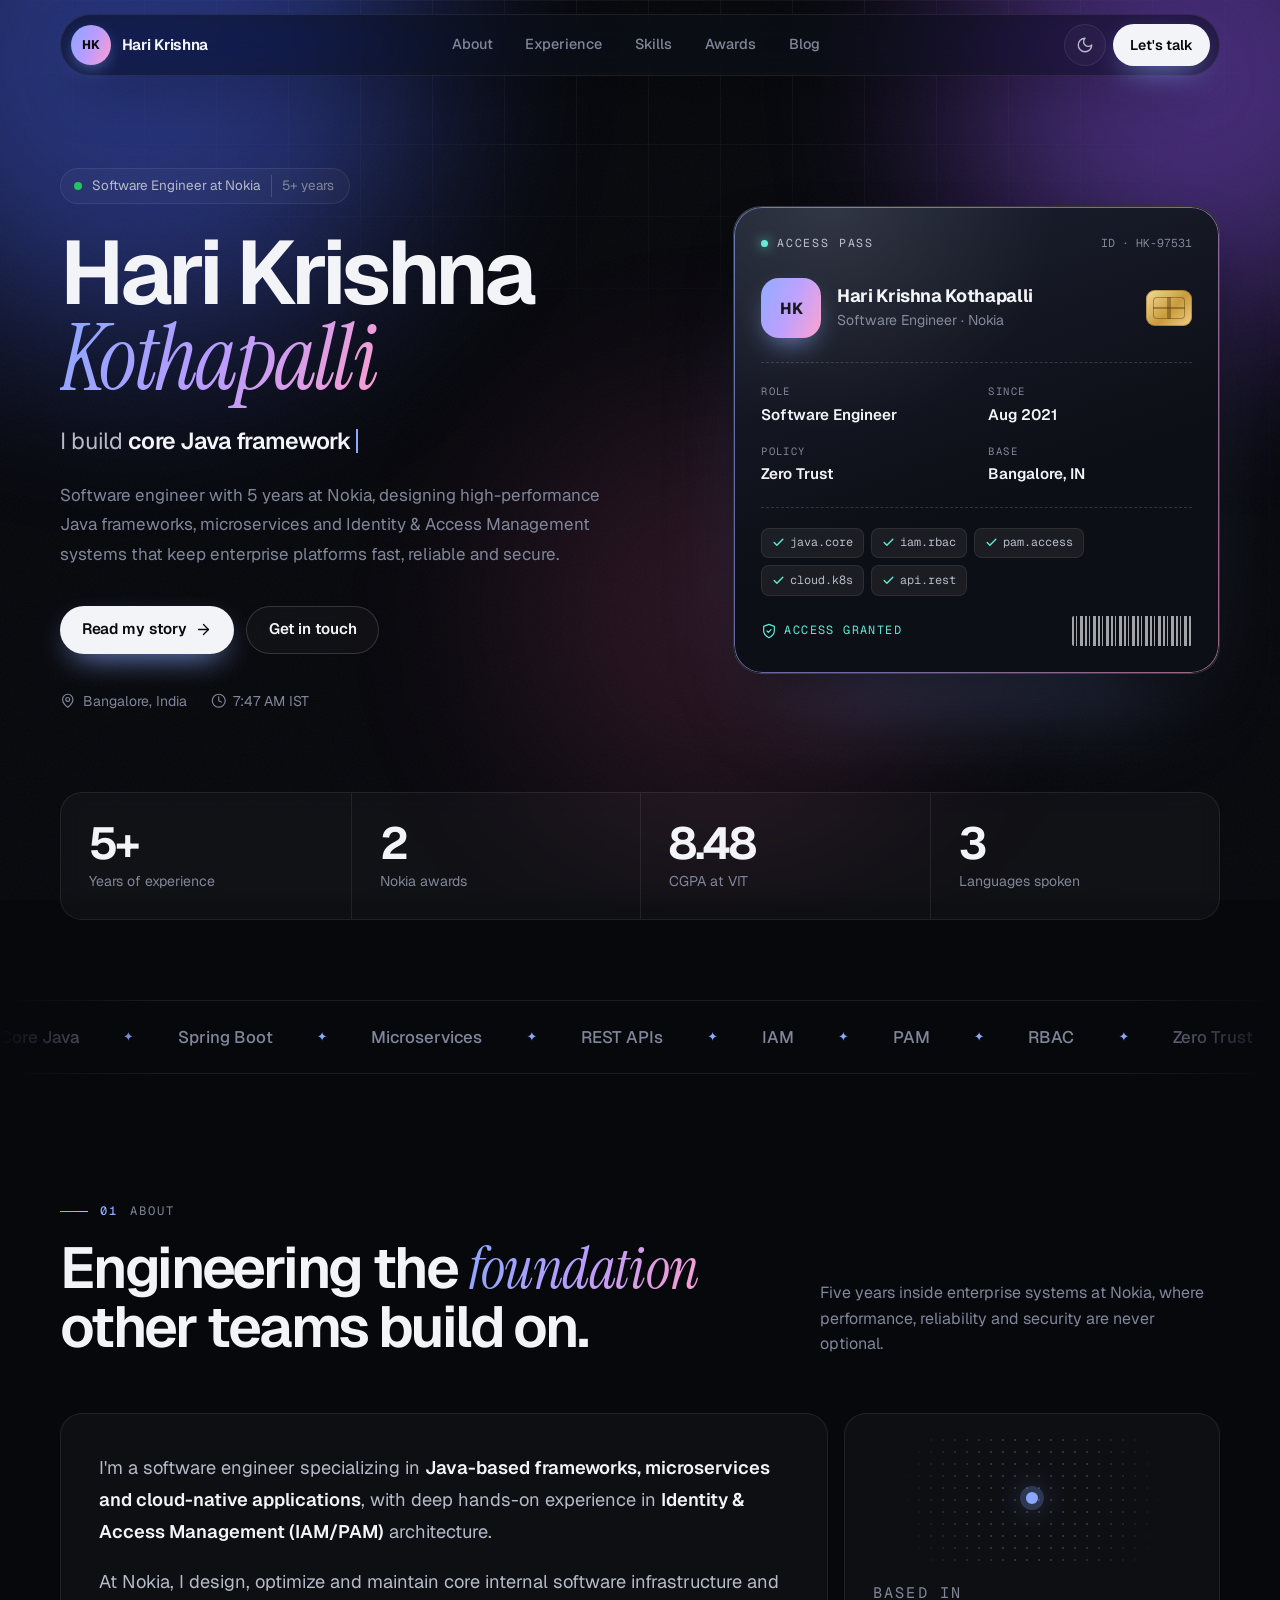
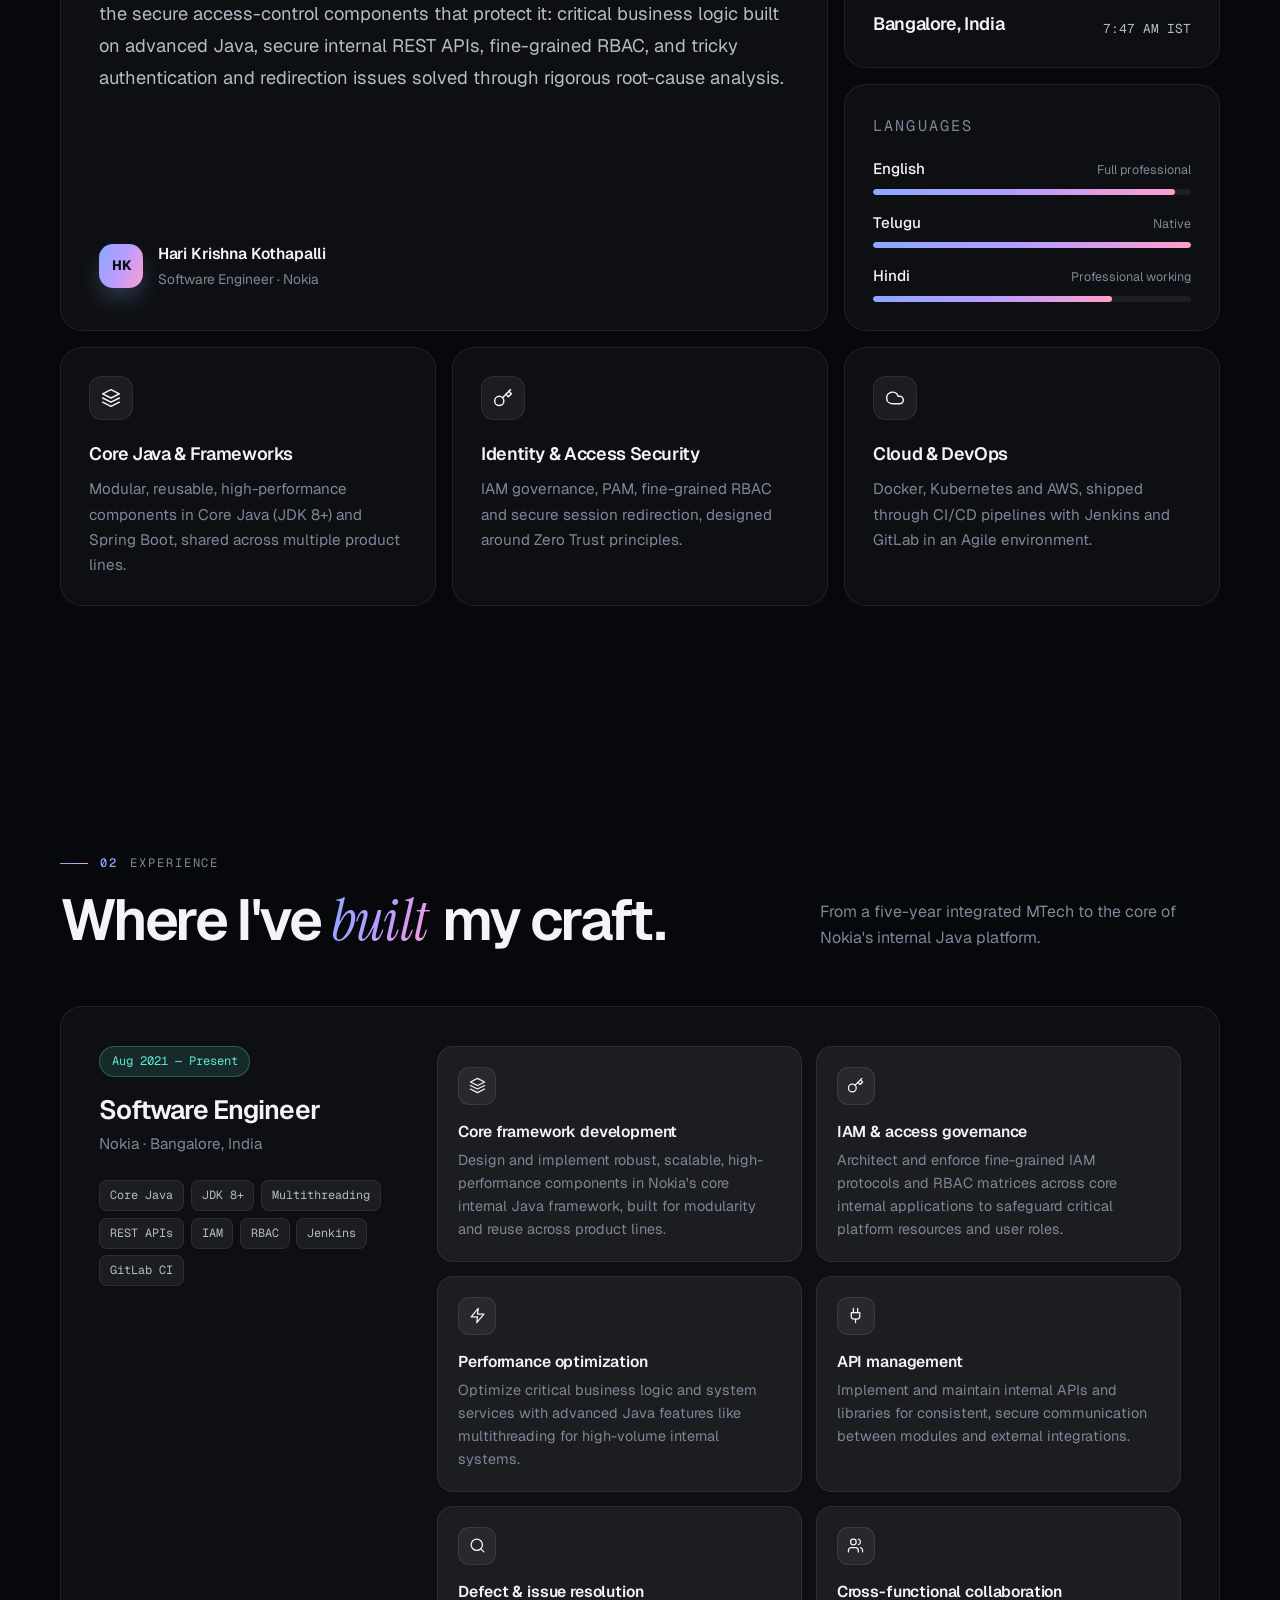
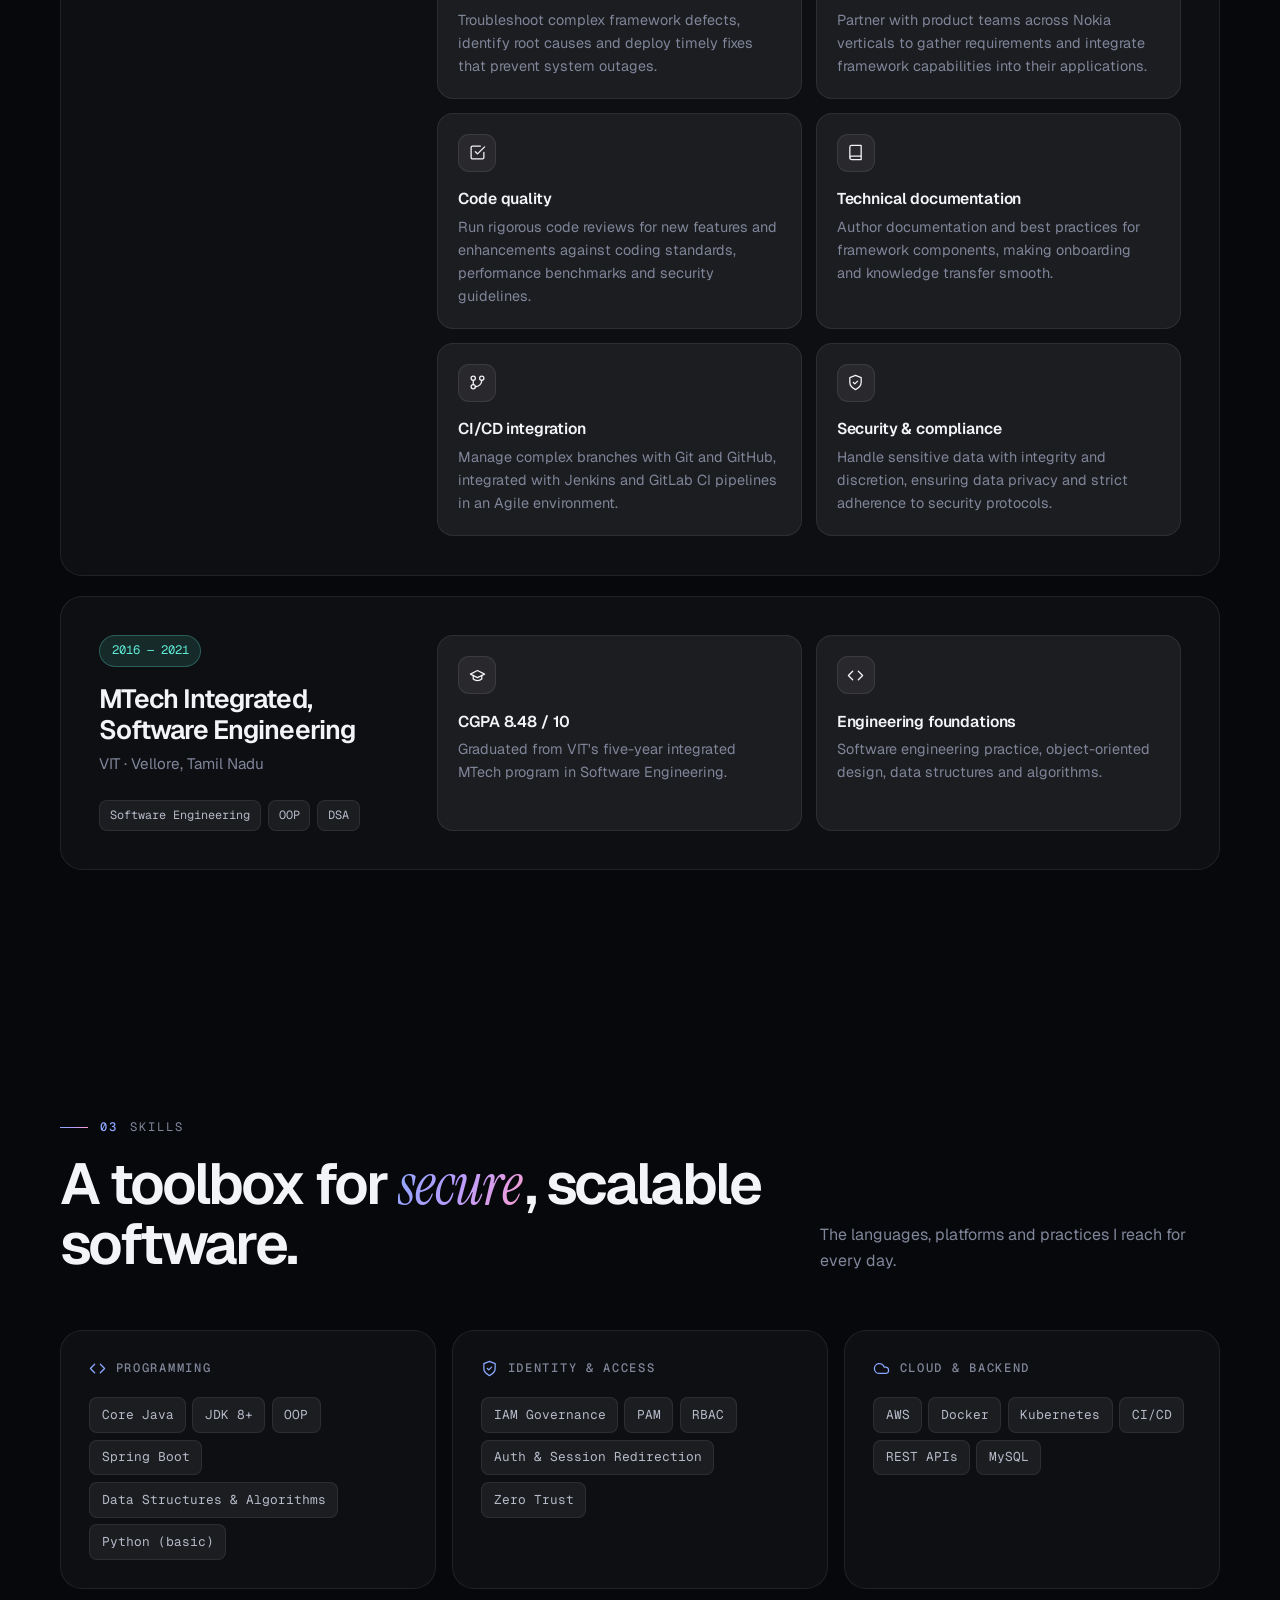
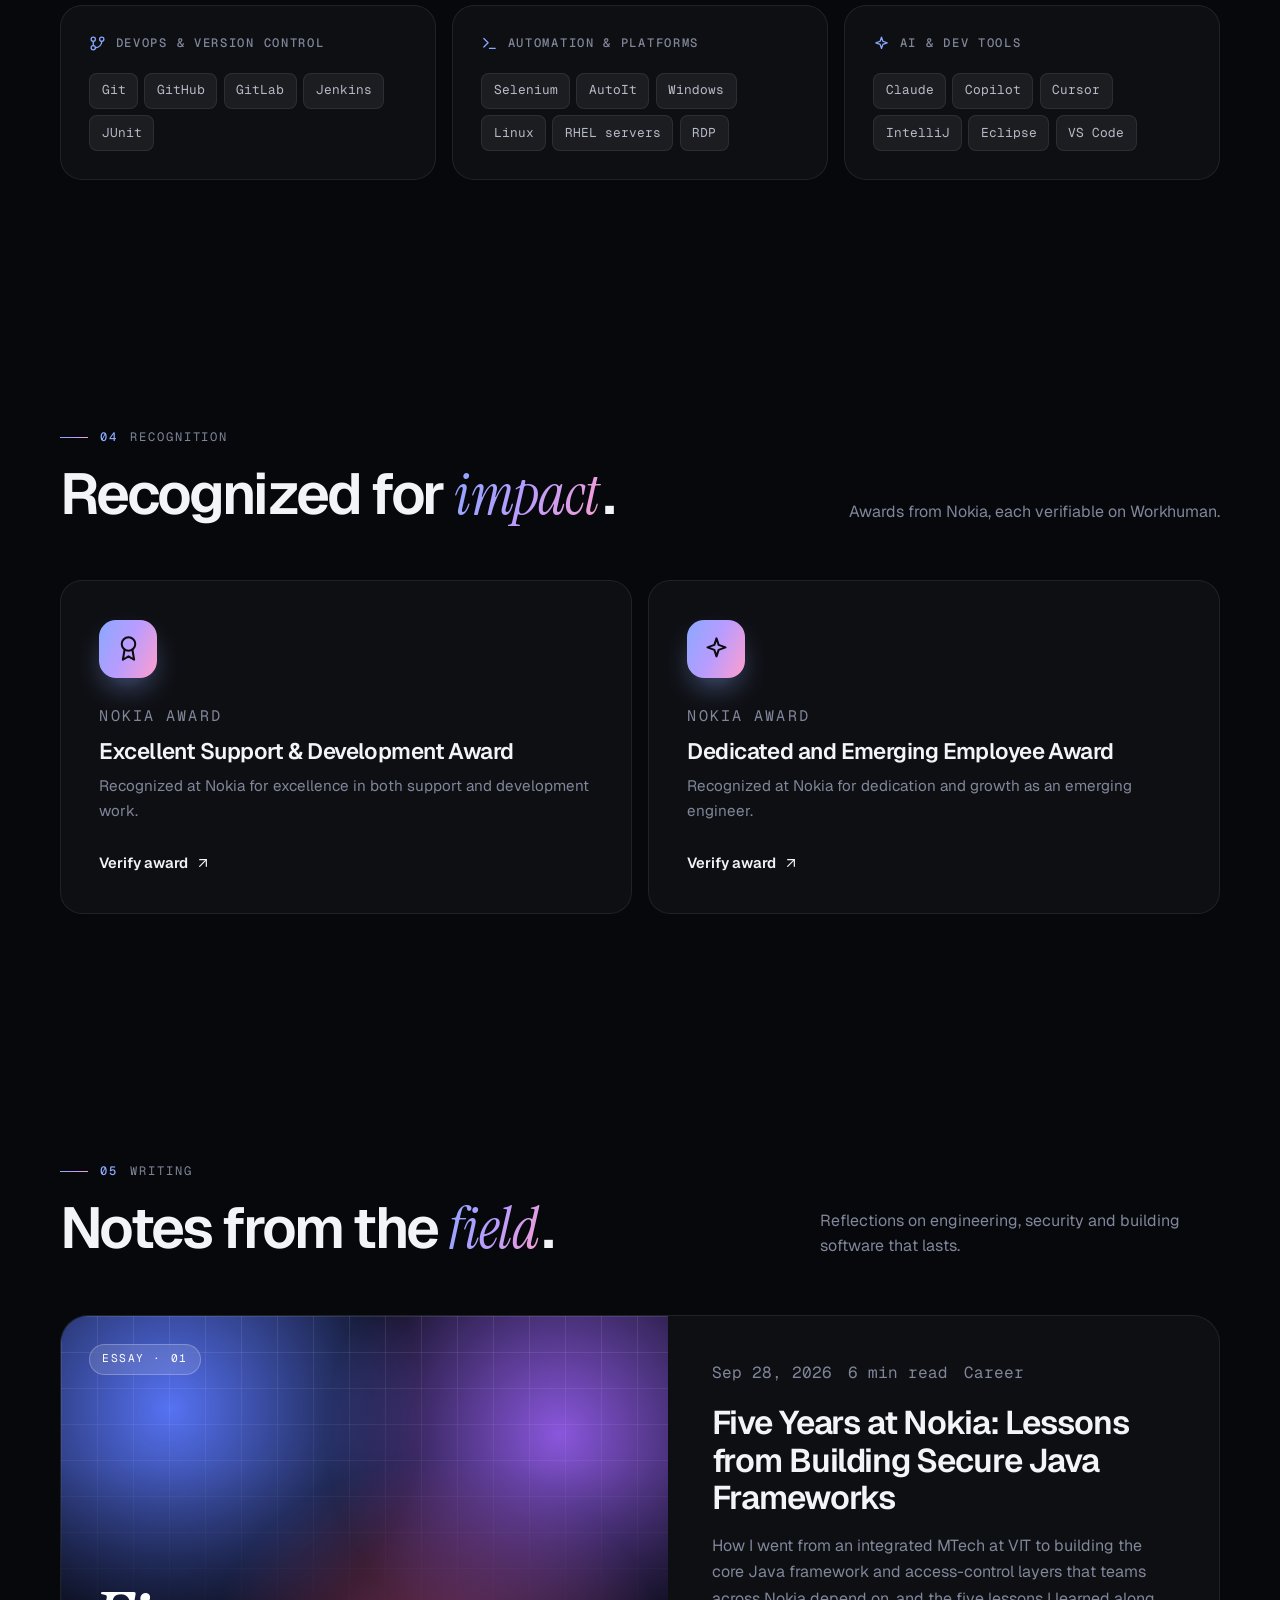
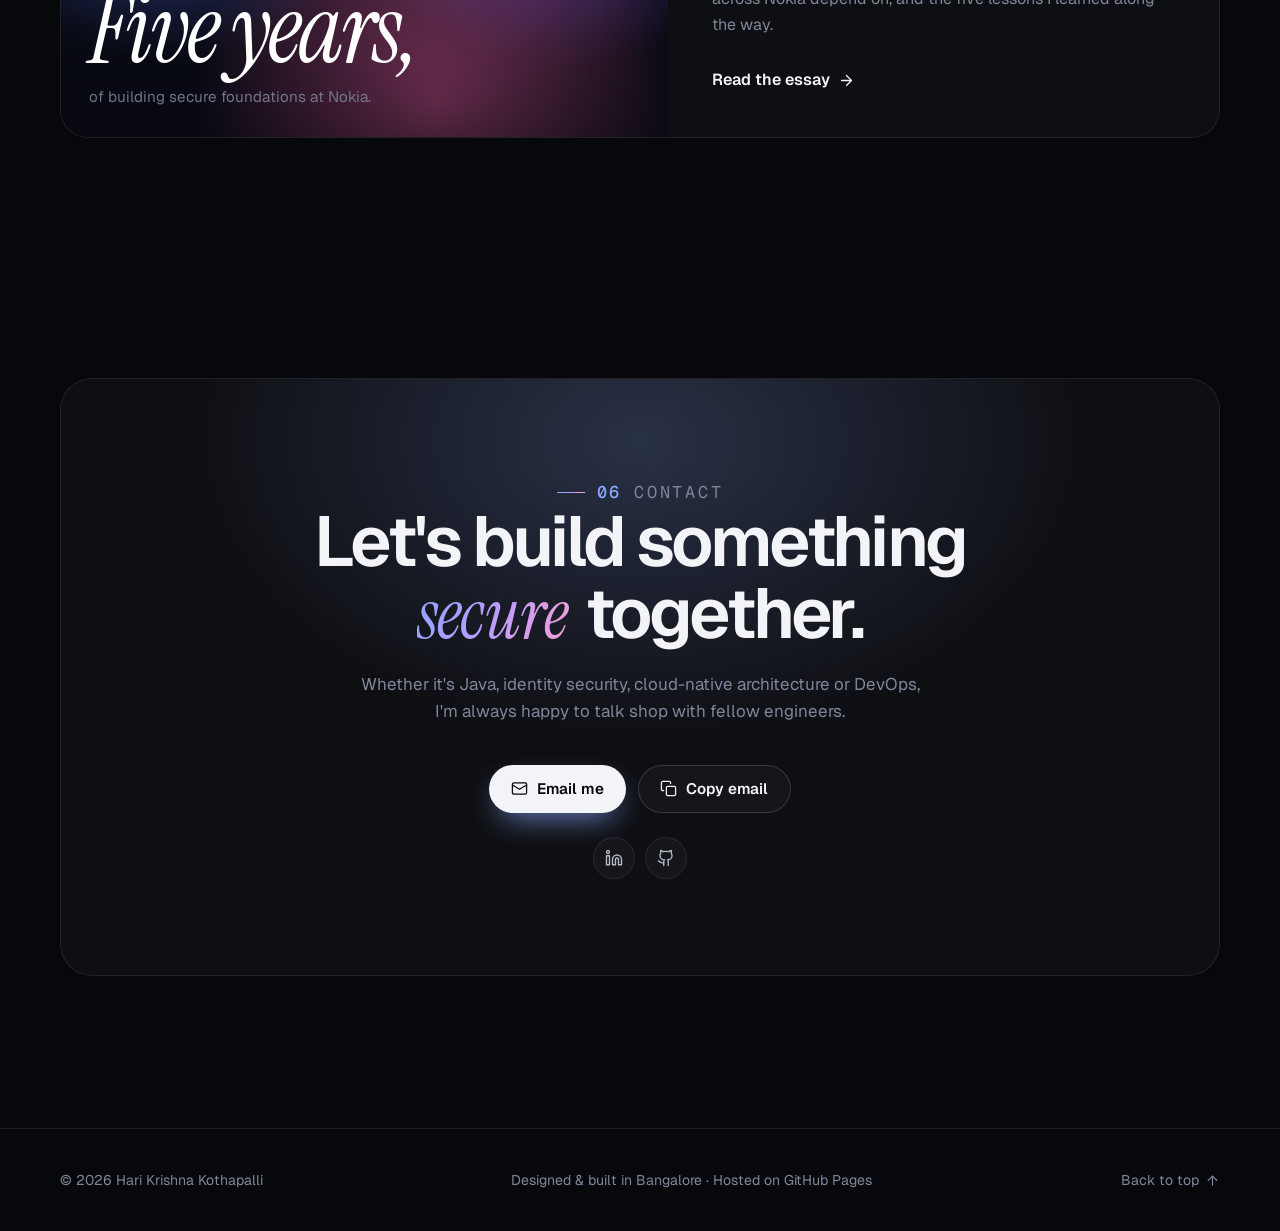
<file: index.html>
<!DOCTYPE html>
<html lang="en" data-theme="dark">
<head>
  <meta charset="UTF-8">
  <meta name="viewport" content="width=device-width, initial-scale=1.0">
  <title>Hari Krishna Kothapalli · Software Engineer</title>
  <meta name="description" content="Hari Krishna Kothapalli is a Software Engineer at Nokia building secure, scalable Java frameworks, microservices and Identity & Access Management (IAM/PAM) systems.">
  <meta name="author" content="Hari Krishna Kothapalli">
  <meta name="theme-color" content="#07080c">
  <link rel="canonical" href="https://hari-256.github.io/">
  <meta property="og:type" content="website">
  <meta property="og:url" content="https://hari-256.github.io/">
  <meta property="og:title" content="Hari Krishna Kothapalli · Software Engineer">
  <meta property="og:description" content="Software Engineer at Nokia building secure, scalable Java systems: core frameworks, microservices and Identity & Access Management.">
  <meta name="twitter:card" content="summary">
  <link rel="icon" href="data:image/svg+xml,%3Csvg xmlns='http://www.w3.org/2000/svg' viewBox='0 0 64 64'%3E%3Cdefs%3E%3ClinearGradient id='g' x1='0' y1='0' x2='1' y2='1'%3E%3Cstop offset='0' stop-color='%238aa8ff'/%3E%3Cstop offset='.5' stop-color='%23b89cff'/%3E%3Cstop offset='1' stop-color='%23ff9ecd'/%3E%3C/linearGradient%3E%3C/defs%3E%3Crect width='64' height='64' rx='32' fill='url(%23g)'/%3E%3Ctext x='32' y='41' font-family='Arial,sans-serif' font-size='24' font-weight='700' text-anchor='middle' fill='%230b0c10'%3EHK%3C/text%3E%3C/svg%3E">
  <script>
    (function () {
      var d = document.documentElement;
      d.classList.add('js');
      try { d.dataset.theme = localStorage.getItem('theme') || 'dark'; } catch (e) {}
      setTimeout(function () { if (!window.__siteReady) d.classList.remove('js'); }, 3000);
    })();
  </script>
  <link rel="preconnect" href="https://fonts.googleapis.com">
  <link rel="preconnect" href="https://fonts.gstatic.com" crossorigin>
  <link href="https://fonts.googleapis.com/css2?family=Geist:wght@300..800&family=Geist+Mono:wght@400;500&family=Instrument+Serif:ital@0;1&display=swap" rel="stylesheet">
  <link rel="stylesheet" href="style.css">
  <script type="application/ld+json">
    {"@context": "https://schema.org", "@type": "Person", "name": "Hari Krishna Kothapalli", "jobTitle": "Software Engineer", "worksFor": {"@type": "Organization", "name": "Nokia"}, "alumniOf": {"@type": "CollegeOrUniversity", "name": "VIT Vellore"}, "address": {"@type": "PostalAddress", "addressLocality": "Bangalore", "addressCountry": "IN"}, "url": "https://hari-256.github.io/", "sameAs": ["https://www.linkedin.com/in/hari-krishna-kothapalli-96623919b/", "https://github.com/Hari-256"]}
  </script>
</head>
<body>
  <a class="skip" href="#main">Skip to content</a>

  <svg class="sprite" aria-hidden="true">
    <symbol id="i-arrow" viewBox="0 0 24 24"><path d="M5 12h14"/><path d="m12 5 7 7-7 7"/></symbol>
    <symbol id="i-out" viewBox="0 0 24 24"><path d="M7 17 17 7"/><path d="M7 7h10v10"/></symbol>
    <symbol id="i-up" viewBox="0 0 24 24"><path d="m5 12 7-7 7 7"/><path d="M12 19V5"/></symbol>
    <symbol id="i-sun" viewBox="0 0 24 24"><circle cx="12" cy="12" r="4"/><path d="M12 2v2M12 20v2M4.93 4.93l1.41 1.41M17.66 17.66l1.41 1.41M2 12h2M20 12h2M6.34 17.66l-1.41 1.41M19.07 4.93l-1.41 1.41"/></symbol>
    <symbol id="i-moon" viewBox="0 0 24 24"><path d="M12 3a6 6 0 0 0 9 9 9 9 0 1 1-9-9Z"/></symbol>
    <symbol id="i-menu" viewBox="0 0 24 24"><path d="M4 7h16M4 12h16M4 17h16"/></symbol>
    <symbol id="i-x" viewBox="0 0 24 24"><path d="M18 6 6 18M6 6l12 12"/></symbol>
    <symbol id="i-mail" viewBox="0 0 24 24"><rect x="2" y="4" width="20" height="16" rx="2"/><path d="m22 7-10 6L2 7"/></symbol>
    <symbol id="i-copy" viewBox="0 0 24 24"><rect x="9" y="9" width="13" height="13" rx="2"/><path d="M5 15H4a2 2 0 0 1-2-2V4a2 2 0 0 1 2-2h9a2 2 0 0 1 2 2v1"/></symbol>
    <symbol id="i-linkedin" viewBox="0 0 24 24"><path d="M16 8a6 6 0 0 1 6 6v7h-4v-7a2 2 0 0 0-4 0v7h-4v-7a6 6 0 0 1 6-6z"/><rect x="2" y="9" width="4" height="12"/><circle cx="4" cy="4" r="2"/></symbol>
    <symbol id="i-github" viewBox="0 0 24 24"><path d="M15 22v-4a4.8 4.8 0 0 0-1-3.5c3 0 6-2 6-5.5.08-1.25-.27-2.48-1-3.5.28-1.15.28-2.35 0-3.5 0 0-1 0-3 1.5-2.64-.5-5.36-.5-8 0C6 2 5 2 5 2c-.3 1.15-.3 2.35 0 3.5A5.4 5.4 0 0 0 4 9c0 3.5 3 5.5 6 5.5-.39.49-.68 1.05-.85 1.65S8.93 17.38 9 18v4"/><path d="M9 18c-4.51 2-5-2-7-2"/></symbol>
    <symbol id="i-pin" viewBox="0 0 24 24"><path d="M20 10c0 6-8 12-8 12s-8-6-8-12a8 8 0 0 1 16 0Z"/><circle cx="12" cy="10" r="3"/></symbol>
    <symbol id="i-clock" viewBox="0 0 24 24"><circle cx="12" cy="12" r="10"/><path d="M12 6v6l4 2"/></symbol>
    <symbol id="i-check" viewBox="0 0 24 24"><path d="M20 6 9 17l-5-5"/></symbol>
    <symbol id="i-shield" viewBox="0 0 24 24"><path d="M12 22s8-4 8-10V5l-8-3-8 3v7c0 6 8 10 8 10z"/><path d="m9 12 2 2 4-4"/></symbol>
    <symbol id="i-layers" viewBox="0 0 24 24"><path d="m12 2 10 5-10 5L2 7l10-5z"/><path d="m2 17 10 5 10-5"/><path d="m2 12 10 5 10-5"/></symbol>
    <symbol id="i-key" viewBox="0 0 24 24"><circle cx="7.5" cy="15.5" r="5.5"/><path d="m21 2-9.6 9.6"/><path d="m15.5 7.5 3 3L22 7l-3-3"/></symbol>
    <symbol id="i-cloud" viewBox="0 0 24 24"><path d="M17.5 19H9a7 7 0 1 1 6.71-9h1.79a4.5 4.5 0 1 1 0 9Z"/></symbol>
    <symbol id="i-zap" viewBox="0 0 24 24"><path d="M13 2 3 14h9l-1 8 10-12h-9l1-8z"/></symbol>
    <symbol id="i-plug" viewBox="0 0 24 24"><path d="M12 22v-5"/><path d="M9 8V2"/><path d="M15 8V2"/><path d="M18 8v5a4 4 0 0 1-4 4h-4a4 4 0 0 1-4-4V8Z"/></symbol>
    <symbol id="i-search" viewBox="0 0 24 24"><circle cx="11" cy="11" r="8"/><path d="m21 21-4.3-4.3"/></symbol>
    <symbol id="i-users" viewBox="0 0 24 24"><path d="M16 21v-2a4 4 0 0 0-4-4H6a4 4 0 0 0-4 4v2"/><circle cx="9" cy="7" r="4"/><path d="M22 21v-2a4 4 0 0 0-3-3.87"/><path d="M16 3.13a4 4 0 0 1 0 7.75"/></symbol>
    <symbol id="i-review" viewBox="0 0 24 24"><path d="m9 11 3 3L22 4"/><path d="M21 12v7a2 2 0 0 1-2 2H5a2 2 0 0 1-2-2V5a2 2 0 0 1 2-2h11"/></symbol>
    <symbol id="i-book" viewBox="0 0 24 24"><path d="M4 19.5A2.5 2.5 0 0 1 6.5 17H20V2H6.5A2.5 2.5 0 0 0 4 4.5z"/><path d="M4 19.5A2.5 2.5 0 0 0 6.5 22H20v-5"/></symbol>
    <symbol id="i-branch" viewBox="0 0 24 24"><circle cx="6" cy="6" r="3"/><circle cx="6" cy="18" r="3"/><circle cx="18" cy="6" r="3"/><path d="M6 9v6"/><path d="M18 9a9 9 0 0 1-9 9"/></symbol>
    <symbol id="i-code" viewBox="0 0 24 24"><path d="m16 18 6-6-6-6"/><path d="m8 6-6 6 6 6"/></symbol>
    <symbol id="i-terminal" viewBox="0 0 24 24"><path d="m4 17 6-6-6-6"/><path d="M12 19h8"/></symbol>
    <symbol id="i-sparkle" viewBox="0 0 24 24"><path d="M12 3l1.9 5.8L20 11l-6.1 2.2L12 19l-1.9-5.8L4 11l6.1-2.2z"/></symbol>
    <symbol id="i-award" viewBox="0 0 24 24"><circle cx="12" cy="8" r="6"/><path d="M15.48 12.89 17 22l-5-3-5 3 1.52-9.11"/></symbol>
    <symbol id="i-cap" viewBox="0 0 24 24"><path d="M22 10 12 5 2 10l10 5 10-5z"/><path d="M6 12v5c3 3 9 3 12 0v-5"/></symbol>
  </svg>

  <div class="bg" aria-hidden="true">
    <div class="bg-grid"></div>
    <div class="blob blob-1"></div>
    <div class="blob blob-2"></div>
    <div class="blob blob-3"></div>
    <div class="noise"></div>
  </div>
  <div class="progress" aria-hidden="true"></div>

  <header class="nav">
    <div class="nav-inner">
      <a href="#top" class="logo" aria-label="Hari Krishna Kothapalli, back to top"><span class="logo-mark">HK</span><span class="logo-name">Hari Krishna</span></a>
      <nav aria-label="Primary">
        <ul class="nav-links" data-spy>
          <li><a href="#about">About</a></li>
          <li><a href="#experience">Experience</a></li>
          <li><a href="#skills">Skills</a></li>
          <li><a href="#awards">Awards</a></li>
          <li><a href="blog.html">Blog</a></li>
        </ul>
      </nav>
      <div class="nav-actions">
        <button class="icon-btn theme-toggle" type="button" data-theme-toggle aria-label="Toggle light and dark theme"><svg class="i moon"><use href="#i-moon"/></svg><svg class="i sun"><use href="#i-sun"/></svg></button>
        <a href="#contact" class="btn btn-primary btn-sm nav-cta">Let's talk</a>
        <button class="icon-btn menu-btn" type="button" data-menu aria-label="Toggle menu" aria-expanded="false"><svg class="i open-i"><use href="#i-menu"/></svg><svg class="i close-i"><use href="#i-x"/></svg></button>
      </div>
    </div>
  </header>

  <main id="main">
    <section class="hero" id="top">
      <div class="container">
        <div class="hero-grid">
          <div class="hero-copy">
            <a href="#experience" class="badge" data-reveal><span class="pulse"></span>Software Engineer at Nokia<span class="badge-dim">5+ years</span></a>
            <h1 class="hero-title" data-reveal style="--d: 0.08s"><span class="line">Hari Krishna</span><span class="line"><span class="serif grad-text">Kothapalli</span></span></h1>
            <p class="hero-sub" data-reveal style="--d: 0.16s">I build <span class="rotator" data-rotate='["core Java frameworks", "IAM &amp; RBAC layers", "cloud-native microservices", "secure REST APIs"]'>core Java frameworks</span></p>
            <p class="hero-lead" data-reveal style="--d: 0.24s">Software engineer with 5 years at Nokia, designing high-performance Java frameworks, microservices and Identity &amp; Access Management systems that keep enterprise platforms fast, reliable and secure.</p>
            <div class="hero-cta" data-reveal style="--d: 0.32s">
              <a href="blog.html" class="btn btn-primary">Read my story <svg class="i"><use href="#i-arrow"/></svg></a>
              <a href="#contact" class="btn btn-ghost">Get in touch</a>
            </div>
            <div class="hero-meta" data-reveal style="--d: 0.4s">
              <span><svg class="i"><use href="#i-pin"/></svg>Bangalore, India</span>
              <span><svg class="i"><use href="#i-clock"/></svg><span data-clock>IST</span></span>
            </div>
          </div>

          <div class="pass-wrap" data-reveal style="--d: 0.2s">
            <div class="pass" data-tilt>
              <div class="pass-sheen"></div>
              <div class="pass-top">
                <span class="chip-label"><span class="led"></span>ACCESS PASS</span>
                <span class="pass-serial">ID · HK-97531</span>
              </div>
              <div class="pass-id">
                <div class="avatar">HK</div>
                <div><strong>Hari Krishna Kothapalli</strong><span>Software Engineer · Nokia</span></div>
                <div class="smartchip" aria-hidden="true"></div>
              </div>
              <dl class="pass-rows">
                <div><dt>Role</dt><dd>Software Engineer</dd></div>
                <div><dt>Since</dt><dd>Aug 2021</dd></div>
                <div><dt>Policy</dt><dd>Zero Trust</dd></div>
                <div><dt>Base</dt><dd>Bangalore, IN</dd></div>
              </dl>
              <div class="pass-perms">
                <span class="perm"><svg class="i"><use href="#i-check"/></svg>java.core</span>
                <span class="perm"><svg class="i"><use href="#i-check"/></svg>iam.rbac</span>
                <span class="perm"><svg class="i"><use href="#i-check"/></svg>pam.access</span>
                <span class="perm"><svg class="i"><use href="#i-check"/></svg>cloud.k8s</span>
                <span class="perm"><svg class="i"><use href="#i-check"/></svg>api.rest</span>
              </div>
              <div class="pass-foot">
                <span class="granted"><svg class="i"><use href="#i-shield"/></svg>Access granted</span>
                <span class="barcode" aria-hidden="true"></span>
              </div>
            </div>
          </div>
        </div>

        <div class="stats" data-reveal>
          <div class="stat"><strong data-count="5" data-suffix="+">5+</strong><span>Years of experience</span></div>
          <div class="stat"><strong data-count="2">2</strong><span>Nokia awards</span></div>
          <div class="stat"><strong data-count="8.48">8.48</strong><span>CGPA at VIT</span></div>
          <div class="stat"><strong data-count="3">3</strong><span>Languages spoken</span></div>
        </div>
      </div>
    </section>

    <div class="marquee" aria-label="Technologies I work with">
      <div class="marquee-track">
        <span>Core Java</span><span>Spring Boot</span><span>Microservices</span><span>REST APIs</span><span>IAM</span><span>PAM</span><span>RBAC</span><span>Zero Trust</span><span>AWS</span><span>Docker</span><span>Kubernetes</span><span>Jenkins</span><span>GitLab CI</span><span>MySQL</span><span>JUnit</span><span>Linux</span>
        <span aria-hidden="true">Core Java</span><span aria-hidden="true">Spring Boot</span><span aria-hidden="true">Microservices</span><span aria-hidden="true">REST APIs</span><span aria-hidden="true">IAM</span><span aria-hidden="true">PAM</span><span aria-hidden="true">RBAC</span><span aria-hidden="true">Zero Trust</span><span aria-hidden="true">AWS</span><span aria-hidden="true">Docker</span><span aria-hidden="true">Kubernetes</span><span aria-hidden="true">Jenkins</span><span aria-hidden="true">GitLab CI</span><span aria-hidden="true">MySQL</span><span aria-hidden="true">JUnit</span><span aria-hidden="true">Linux</span>
      </div>
    </div>

    <section class="section" id="about">
      <div class="container">
        <div class="section-head">
          <div>
            <p class="kicker" data-reveal><b>01</b> About</p>
            <h2 class="title" data-reveal>Engineering the <span class="serif grad-text">foundation</span> other teams build on.</h2>
          </div>
          <p class="section-intro" data-reveal>Five years inside enterprise systems at Nokia, where performance, reliability and security are never optional.</p>
        </div>
        <div class="bento">
          <article class="card b-about" data-reveal>
            <div>
              <p>I'm a software engineer specializing in <strong>Java-based frameworks, microservices and cloud-native applications</strong>, with deep hands-on experience in <strong>Identity &amp; Access Management (IAM/PAM)</strong> architecture.</p>
              <p>At Nokia, I design, optimize and maintain core internal software infrastructure and the secure access-control components that protect it: critical business logic built on advanced Java, secure internal REST APIs, fine-grained RBAC, and tricky authentication and redirection issues solved through rigorous root-cause analysis.</p>
            </div>
            <div class="b-sign">
              <div class="avatar sm">HK</div>
              <div><strong>Hari Krishna Kothapalli</strong><span>Software Engineer · Nokia</span></div>
            </div>
          </article>
          <article class="card b-loc" data-reveal style="--d: 0.08s">
            <div class="radar" aria-hidden="true"><span></span><span></span><span></span><i></i></div>
            <div class="loc-row">
              <div><p class="mini">Based in</p><h3>Bangalore, India</h3></div>
              <span class="clock" data-clock></span>
            </div>
          </article>
          <article class="card b-lang" data-reveal style="--d: 0.16s">
            <p class="mini">Languages</p>
            <ul class="langs">
              <li><div class="row">English<span>Full professional</span></div><div class="bar"><i style="--w: 95%"></i></div></li>
              <li><div class="row">Telugu<span>Native</span></div><div class="bar"><i style="--w: 100%"></i></div></li>
              <li><div class="row">Hindi<span>Professional working</span></div><div class="bar"><i style="--w: 75%"></i></div></li>
            </ul>
          </article>
          <article class="card b-focus" data-reveal>
            <div class="card-icon"><svg class="i"><use href="#i-layers"/></svg></div>
            <h3>Core Java &amp; Frameworks</h3>
            <p>Modular, reusable, high-performance components in Core Java (JDK 8+) and Spring Boot, shared across multiple product lines.</p>
          </article>
          <article class="card b-focus" data-reveal style="--d: 0.08s">
            <div class="card-icon"><svg class="i"><use href="#i-key"/></svg></div>
            <h3>Identity &amp; Access Security</h3>
            <p>IAM governance, PAM, fine-grained RBAC and secure session redirection, designed around Zero Trust principles.</p>
          </article>
          <article class="card b-focus" data-reveal style="--d: 0.16s">
            <div class="card-icon"><svg class="i"><use href="#i-cloud"/></svg></div>
            <h3>Cloud &amp; DevOps</h3>
            <p>Docker, Kubernetes and AWS, shipped through CI/CD pipelines with Jenkins and GitLab in an Agile environment.</p>
          </article>
        </div>
      </div>
    </section>

    <section class="section" id="experience">
      <div class="container">
        <div class="section-head">
          <div>
            <p class="kicker" data-reveal><b>02</b> Experience</p>
            <h2 class="title" data-reveal>Where I've <span class="serif grad-text">built</span> my craft.</h2>
          </div>
          <p class="section-intro" data-reveal>From a five-year integrated MTech to the core of Nokia's internal Java platform.</p>
        </div>
        <div class="xp">
          <article class="card xp-item" data-reveal>
            <div class="xp-meta">
              <span class="xp-date">Aug 2021 — Present</span>
              <h3>Software Engineer</h3>
              <p class="xp-org">Nokia · Bangalore, India</p>
              <div class="tags"><span class="tag">Core Java</span><span class="tag">JDK 8+</span><span class="tag">Multithreading</span><span class="tag">REST APIs</span><span class="tag">IAM</span><span class="tag">RBAC</span><span class="tag">Jenkins</span><span class="tag">GitLab CI</span></div>
            </div>
            <ul class="xp-list">
              <li><div class="card-icon sm"><svg class="i"><use href="#i-layers"/></svg></div><h4>Core framework development</h4><p>Design and implement robust, scalable, high-performance components in Nokia's core internal Java framework, built for modularity and reuse across product lines.</p></li>
              <li><div class="card-icon sm"><svg class="i"><use href="#i-key"/></svg></div><h4>IAM &amp; access governance</h4><p>Architect and enforce fine-grained IAM protocols and RBAC matrices across core internal applications to safeguard critical platform resources and user roles.</p></li>
              <li><div class="card-icon sm"><svg class="i"><use href="#i-zap"/></svg></div><h4>Performance optimization</h4><p>Optimize critical business logic and system services with advanced Java features like multithreading for high-volume internal systems.</p></li>
              <li><div class="card-icon sm"><svg class="i"><use href="#i-plug"/></svg></div><h4>API management</h4><p>Implement and maintain internal APIs and libraries for consistent, secure communication between modules and external integrations.</p></li>
              <li><div class="card-icon sm"><svg class="i"><use href="#i-search"/></svg></div><h4>Defect &amp; issue resolution</h4><p>Troubleshoot complex framework defects, identify root causes and deploy timely fixes that prevent system outages.</p></li>
              <li><div class="card-icon sm"><svg class="i"><use href="#i-users"/></svg></div><h4>Cross-functional collaboration</h4><p>Partner with product teams across Nokia verticals to gather requirements and integrate framework capabilities into their applications.</p></li>
              <li><div class="card-icon sm"><svg class="i"><use href="#i-review"/></svg></div><h4>Code quality</h4><p>Run rigorous code reviews for new features and enhancements against coding standards, performance benchmarks and security guidelines.</p></li>
              <li><div class="card-icon sm"><svg class="i"><use href="#i-book"/></svg></div><h4>Technical documentation</h4><p>Author documentation and best practices for framework components, making onboarding and knowledge transfer smooth.</p></li>
              <li><div class="card-icon sm"><svg class="i"><use href="#i-branch"/></svg></div><h4>CI/CD integration</h4><p>Manage complex branches with Git and GitHub, integrated with Jenkins and GitLab CI pipelines in an Agile environment.</p></li>
              <li><div class="card-icon sm"><svg class="i"><use href="#i-shield"/></svg></div><h4>Security &amp; compliance</h4><p>Handle sensitive data with integrity and discretion, ensuring data privacy and strict adherence to security protocols.</p></li>
            </ul>
          </article>
          <article class="card xp-item" data-reveal>
            <div class="xp-meta">
              <span class="xp-date">2016 — 2021</span>
              <h3>MTech Integrated, Software Engineering</h3>
              <p class="xp-org">VIT · Vellore, Tamil Nadu</p>
              <div class="tags"><span class="tag">Software Engineering</span><span class="tag">OOP</span><span class="tag">DSA</span></div>
            </div>
            <ul class="xp-list">
              <li><div class="card-icon sm"><svg class="i"><use href="#i-cap"/></svg></div><h4>CGPA 8.48 / 10</h4><p>Graduated from VIT's five-year integrated MTech program in Software Engineering.</p></li>
              <li><div class="card-icon sm"><svg class="i"><use href="#i-code"/></svg></div><h4>Engineering foundations</h4><p>Software engineering practice, object-oriented design, data structures and algorithms.</p></li>
            </ul>
          </article>
        </div>
      </div>
    </section>

    <section class="section" id="skills">
      <div class="container">
        <div class="section-head">
          <div>
            <p class="kicker" data-reveal><b>03</b> Skills</p>
            <h2 class="title" data-reveal>A toolbox for <span class="serif grad-text">secure</span>, scalable software.</h2>
          </div>
          <p class="section-intro" data-reveal>The languages, platforms and practices I reach for every day.</p>
        </div>
        <div class="skills">
          <div class="card skill-card" data-reveal>
            <h3><svg class="i"><use href="#i-code"/></svg>Programming</h3>
            <div class="tags"><span class="tag">Core Java</span><span class="tag">JDK 8+</span><span class="tag">OOP</span><span class="tag">Spring Boot</span><span class="tag">Data Structures &amp; Algorithms</span><span class="tag">Python (basic)</span></div>
          </div>
          <div class="card skill-card" data-reveal style="--d: 0.06s">
            <h3><svg class="i"><use href="#i-shield"/></svg>Identity &amp; Access</h3>
            <div class="tags"><span class="tag">IAM Governance</span><span class="tag">PAM</span><span class="tag">RBAC</span><span class="tag">Auth &amp; Session Redirection</span><span class="tag">Zero Trust</span></div>
          </div>
          <div class="card skill-card" data-reveal style="--d: 0.12s">
            <h3><svg class="i"><use href="#i-cloud"/></svg>Cloud &amp; Backend</h3>
            <div class="tags"><span class="tag">AWS</span><span class="tag">Docker</span><span class="tag">Kubernetes</span><span class="tag">CI/CD</span><span class="tag">REST APIs</span><span class="tag">MySQL</span></div>
          </div>
          <div class="card skill-card" data-reveal>
            <h3><svg class="i"><use href="#i-branch"/></svg>DevOps &amp; Version Control</h3>
            <div class="tags"><span class="tag">Git</span><span class="tag">GitHub</span><span class="tag">GitLab</span><span class="tag">Jenkins</span><span class="tag">JUnit</span></div>
          </div>
          <div class="card skill-card" data-reveal style="--d: 0.06s">
            <h3><svg class="i"><use href="#i-terminal"/></svg>Automation &amp; Platforms</h3>
            <div class="tags"><span class="tag">Selenium</span><span class="tag">AutoIt</span><span class="tag">Windows</span><span class="tag">Linux</span><span class="tag">RHEL servers</span><span class="tag">RDP</span></div>
          </div>
          <div class="card skill-card" data-reveal style="--d: 0.12s">
            <h3><svg class="i"><use href="#i-sparkle"/></svg>AI &amp; Dev Tools</h3>
            <div class="tags"><span class="tag">Claude</span><span class="tag">Copilot</span><span class="tag">Cursor</span><span class="tag">IntelliJ</span><span class="tag">Eclipse</span><span class="tag">VS Code</span></div>
          </div>
        </div>
      </div>
    </section>

    <section class="section" id="awards">
      <div class="container">
        <div class="section-head">
          <div>
            <p class="kicker" data-reveal><b>04</b> Recognition</p>
            <h2 class="title" data-reveal>Recognized for <span class="serif grad-text">impact</span>.</h2>
          </div>
          <p class="section-intro" data-reveal>Awards from Nokia, each verifiable on Workhuman.</p>
        </div>
        <div class="awards">
          <article class="card award" data-reveal>
            <div class="medal"><svg class="i"><use href="#i-award"/></svg></div>
            <p class="mini award-label">Nokia award</p>
            <h3>Excellent Support &amp; Development Award</h3>
            <p>Recognized at Nokia for excellence in both support and development work.</p>
            <a class="link" href="https://cloud.workhuman.com/microsites/t/il/nsn/awards/178954244" target="_blank" rel="noopener">Verify award <svg class="i"><use href="#i-out"/></svg></a>
          </article>
          <article class="card award" data-reveal style="--d: 0.08s">
            <div class="medal"><svg class="i"><use href="#i-sparkle"/></svg></div>
            <p class="mini award-label">Nokia award</p>
            <h3>Dedicated and Emerging Employee Award</h3>
            <p>Recognized at Nokia for dedication and growth as an emerging engineer.</p>
            <a class="link" href="https://cloud.workhuman.com/microsites/t/il/nsn/awards/165929952" target="_blank" rel="noopener">Verify award <svg class="i"><use href="#i-out"/></svg></a>
          </article>
        </div>
      </div>
    </section>

    <section class="section" id="blog">
      <div class="container">
        <div class="section-head">
          <div>
            <p class="kicker" data-reveal><b>05</b> Writing</p>
            <h2 class="title" data-reveal>Notes from the <span class="serif grad-text">field</span>.</h2>
          </div>
          <p class="section-intro" data-reveal>Reflections on engineering, security and building software that lasts.</p>
        </div>
        <a href="blog.html" class="card post" data-reveal>
          <div class="post-art" aria-hidden="true">
            <div class="art-inner">
              <span class="art-chip">Essay · 01</span>
              <div>
                <div class="art-big">Five years,</div>
                <p class="art-small">of building secure foundations at Nokia.</p>
              </div>
            </div>
          </div>
          <div class="post-body">
            <p class="post-meta"><span>Sep 28, 2026</span><span>6 min read</span><span>Career</span></p>
            <h3>Five Years at Nokia: Lessons from Building Secure Java Frameworks</h3>
            <p>How I went from an integrated MTech at VIT to building the core Java framework and access-control layers that teams across Nokia depend on, and the five lessons I learned along the way.</p>
            <span class="read-more">Read the essay <svg class="i"><use href="#i-arrow"/></svg></span>
          </div>
        </a>
      </div>
    </section>

    <section class="section" id="contact">
      <div class="container">
        <div class="contact" data-reveal>
          <p class="kicker"><b>06</b> Contact</p>
          <h2 class="title">Let's build something <span class="serif grad-text">secure</span> together.</h2>
          <p>Whether it's Java, identity security, cloud-native architecture or DevOps, I'm always happy to talk shop with fellow engineers.</p>
          <div class="contact-actions">
            <a href="mailto:harikrishnakothapalli3@gmail.com" class="btn btn-primary"><svg class="i"><use href="#i-mail"/></svg>Email me</a>
            <button type="button" class="btn btn-ghost" data-copy="harikrishnakothapalli3@gmail.com" data-toast="Email copied to clipboard"><svg class="i"><use href="#i-copy"/></svg>Copy email</button>
          </div>
          <div class="socials">
            <a class="icon-btn" href="https://www.linkedin.com/in/hari-krishna-kothapalli-96623919b/" target="_blank" rel="noopener" aria-label="LinkedIn profile"><svg class="i"><use href="#i-linkedin"/></svg></a>
            <a class="icon-btn" href="https://github.com/Hari-256" target="_blank" rel="noopener" aria-label="GitHub profile"><svg class="i"><use href="#i-github"/></svg></a>
          </div>
        </div>
      </div>
    </section>
  </main>

  <footer class="footer">
    <div class="container footer-inner">
      <span>&copy; <span data-year>2026</span> Hari Krishna Kothapalli</span>
      <span>Designed &amp; built in Bangalore · Hosted on GitHub Pages</span>
      <a href="#top" class="to-top">Back to top <svg class="i"><use href="#i-up"/></svg></a>
    </div>
  </footer>

  <div class="toast" role="status" aria-live="polite"><svg class="i"><use href="#i-check"/></svg><span>Copied</span></div>

  <script src="main.js" defer></script>
</body>
</html>
</file>
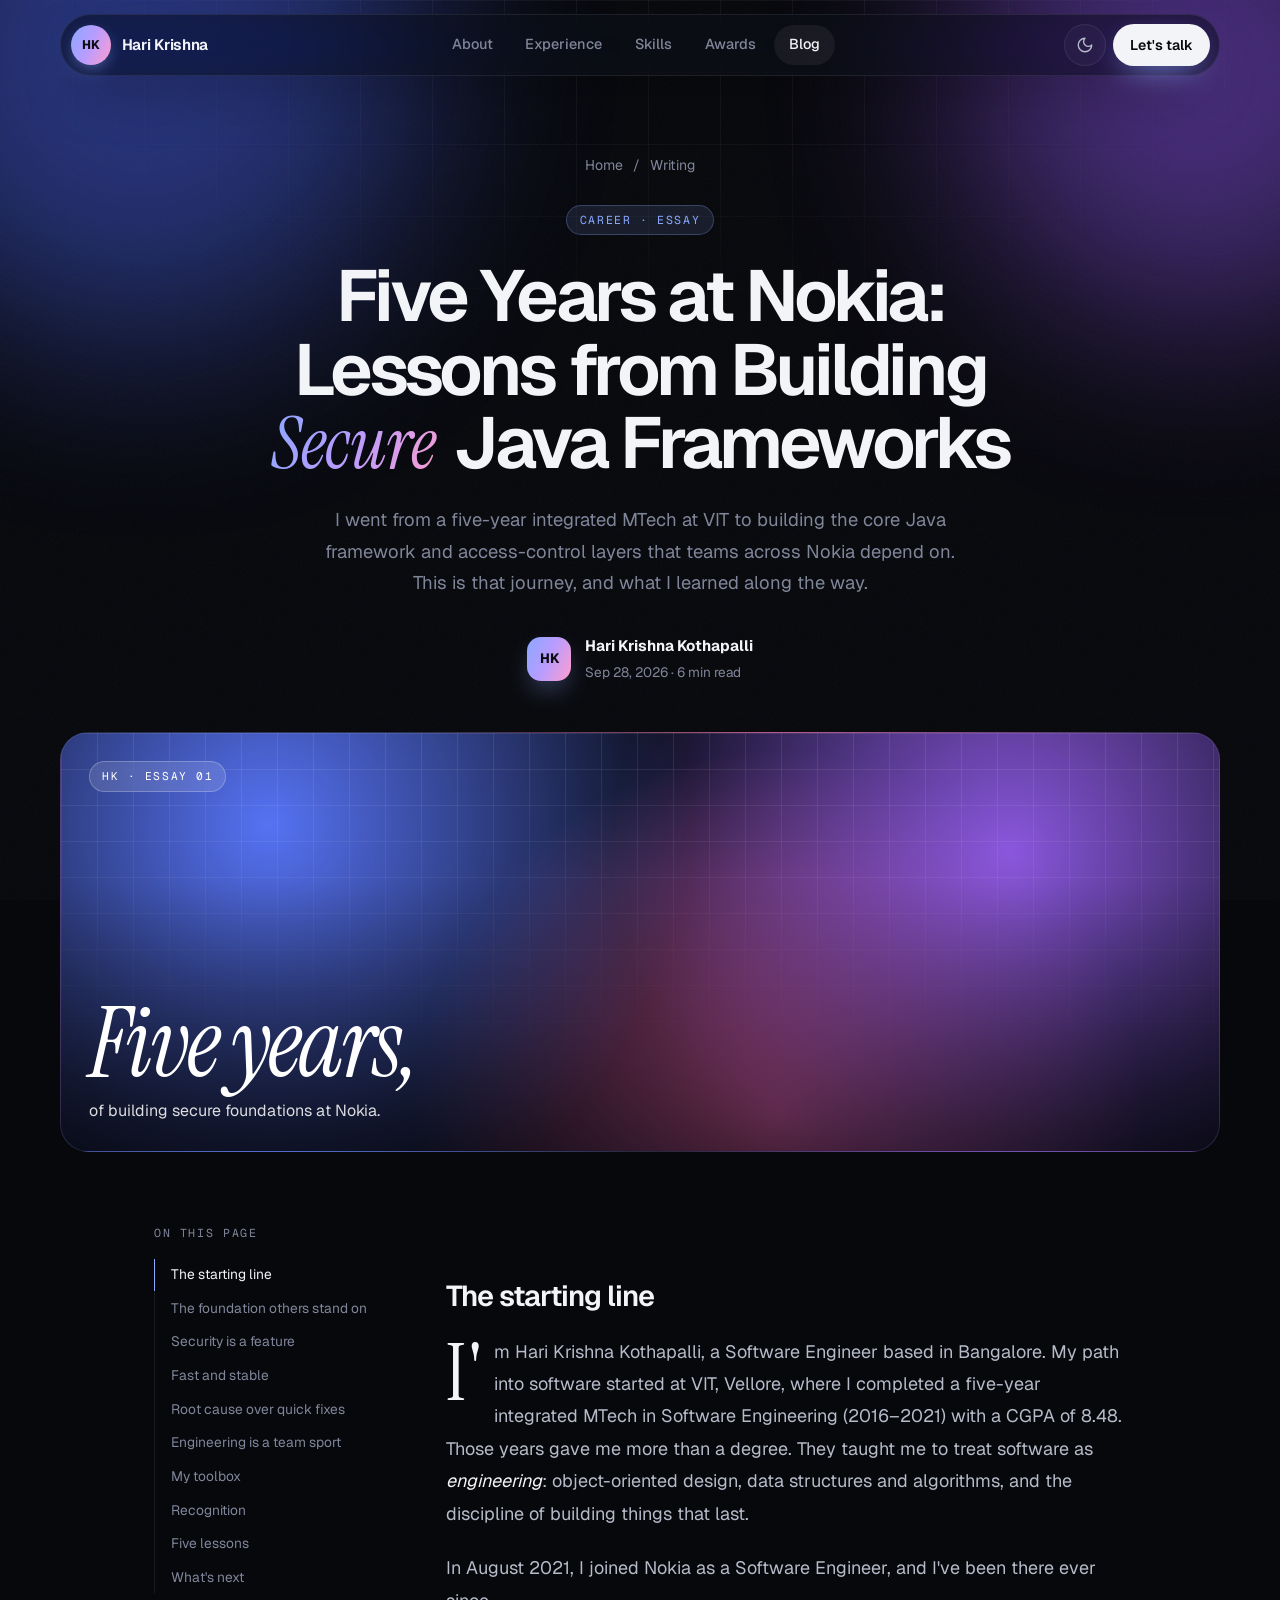
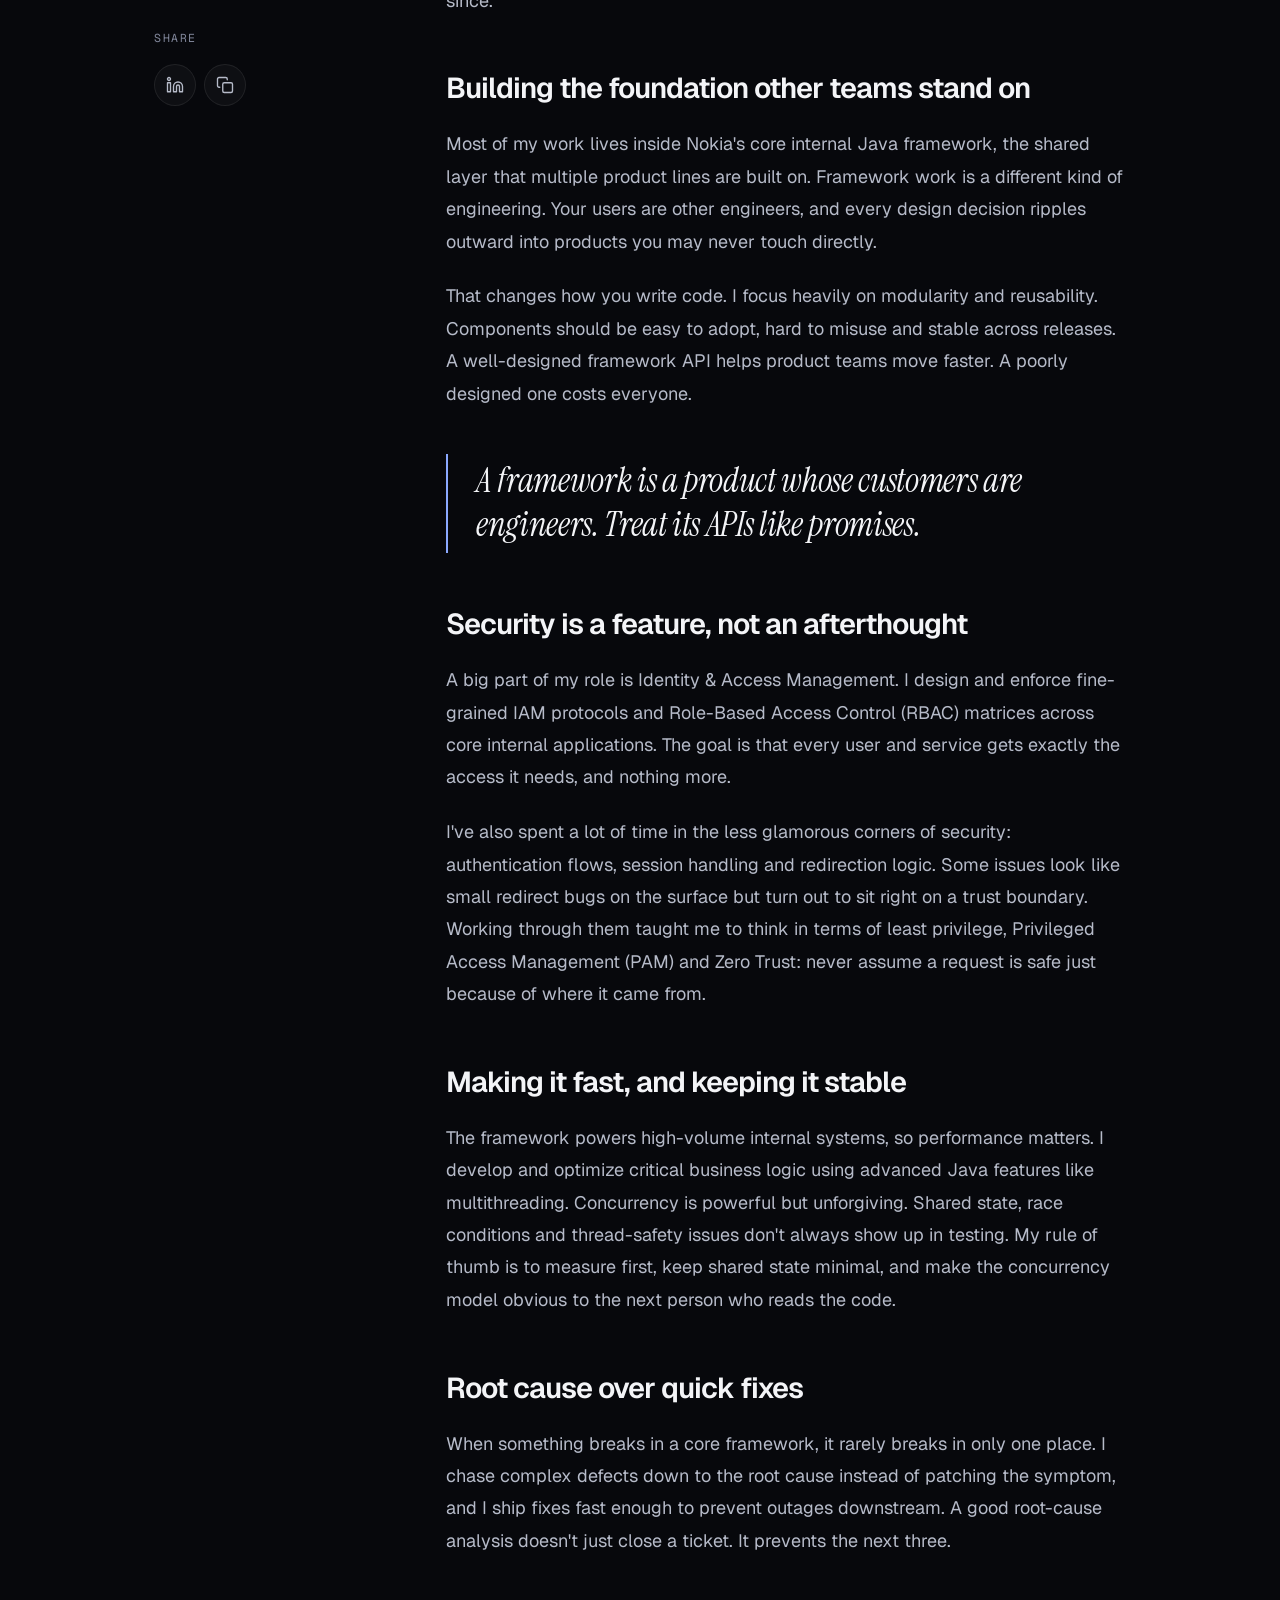
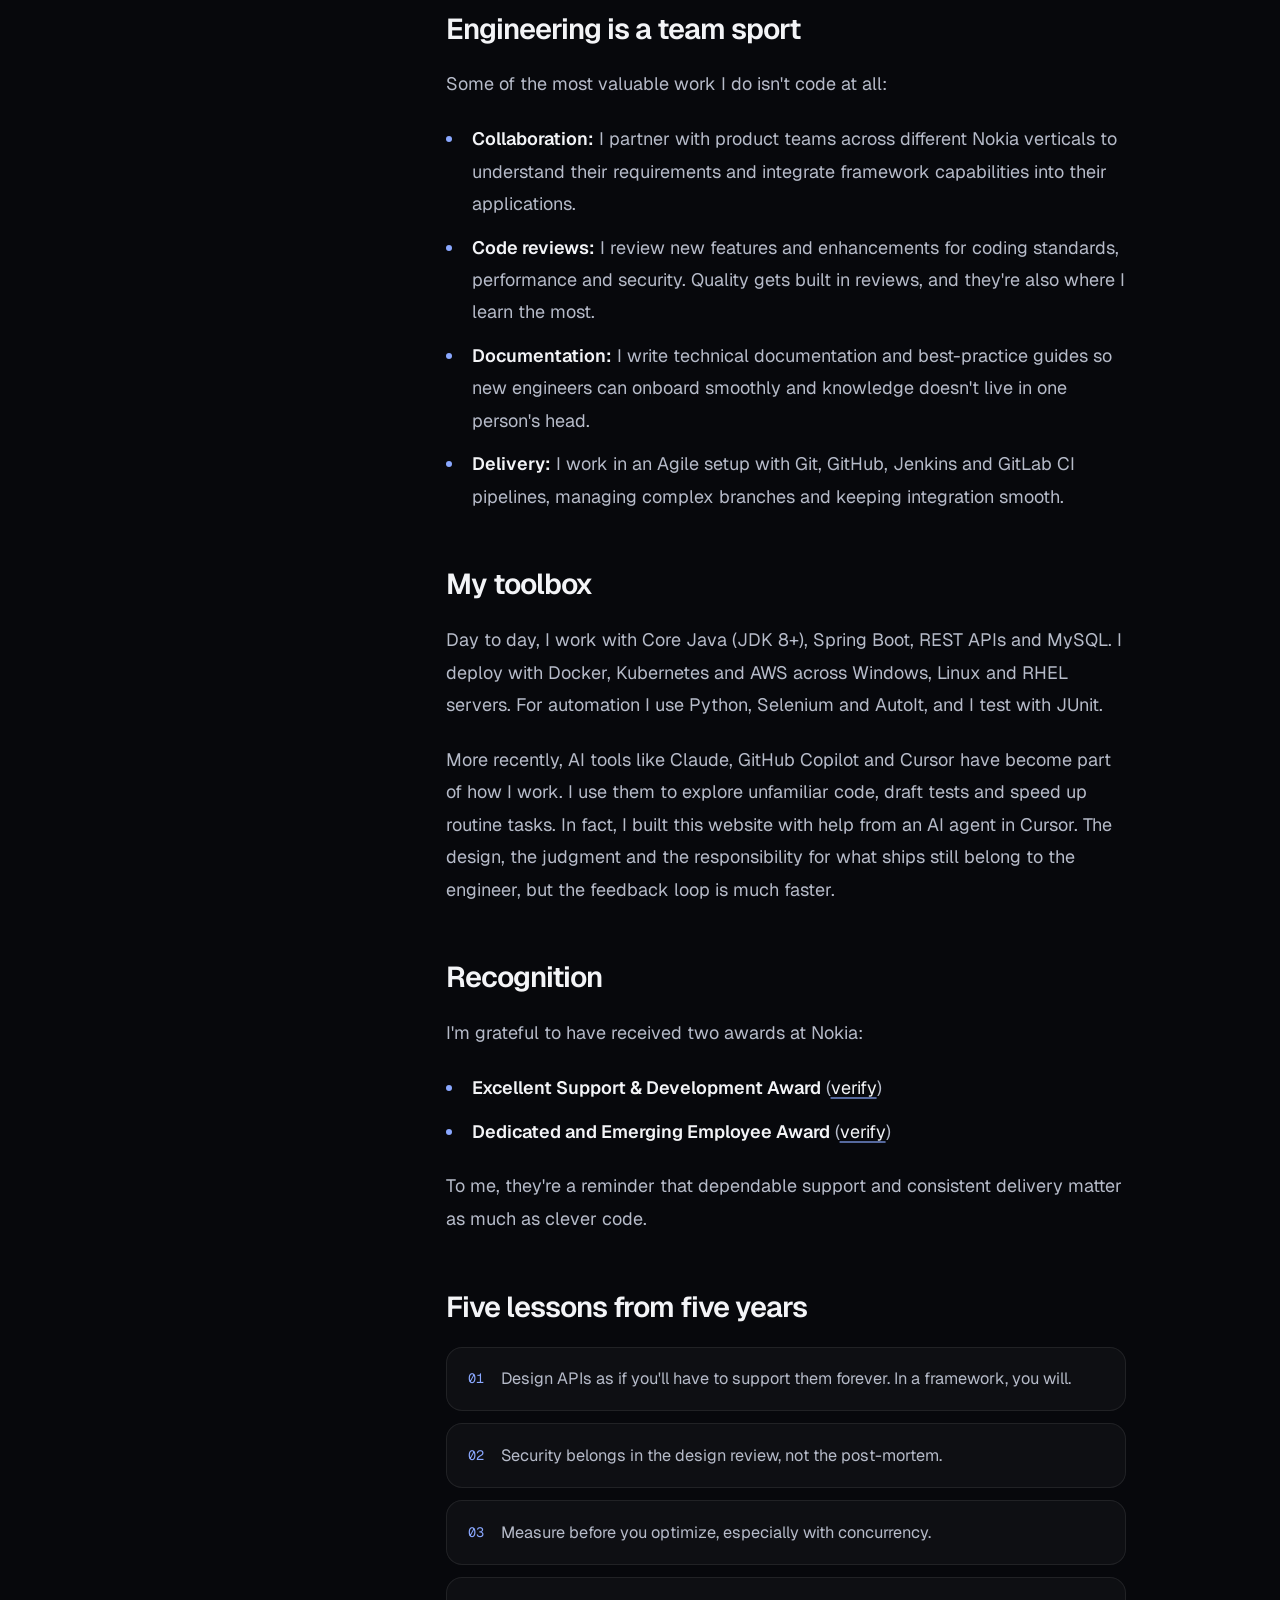
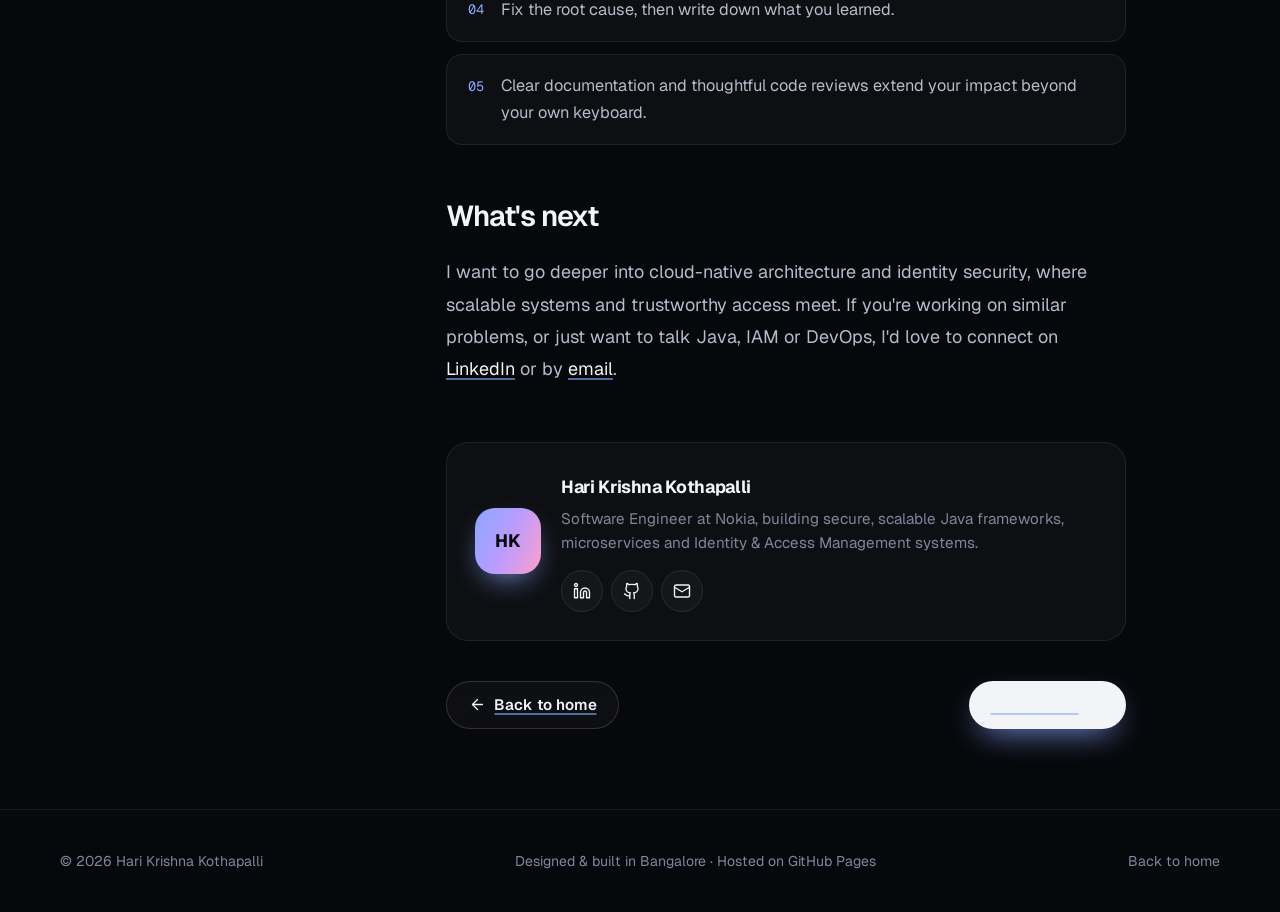
<file: blog.html>
<!DOCTYPE html>
<html lang="en" data-theme="dark">
<head>
  <meta charset="UTF-8">
  <meta name="viewport" content="width=device-width, initial-scale=1.0">
  <title>Five Years at Nokia: Lessons from Building Secure Java Frameworks · Hari Krishna Kothapalli</title>
  <meta name="description" content="Hari Krishna Kothapalli on his journey from VIT to Nokia, building core Java frameworks, IAM/RBAC access control, and the lessons learned along the way.">
  <meta name="author" content="Hari Krishna Kothapalli">
  <meta name="theme-color" content="#07080c">
  <link rel="canonical" href="https://hari-256.github.io/blog.html">
  <meta property="og:type" content="article">
  <meta property="og:url" content="https://hari-256.github.io/blog.html">
  <meta property="og:title" content="Five Years at Nokia: Lessons from Building Secure Java Frameworks">
  <meta property="og:description" content="From an integrated MTech at VIT to core Java frameworks and Identity & Access Management at Nokia.">
  <meta name="twitter:card" content="summary">
  <link rel="icon" href="data:image/svg+xml,%3Csvg xmlns='http://www.w3.org/2000/svg' viewBox='0 0 64 64'%3E%3Cdefs%3E%3ClinearGradient id='g' x1='0' y1='0' x2='1' y2='1'%3E%3Cstop offset='0' stop-color='%238aa8ff'/%3E%3Cstop offset='.5' stop-color='%23b89cff'/%3E%3Cstop offset='1' stop-color='%23ff9ecd'/%3E%3C/linearGradient%3E%3C/defs%3E%3Crect width='64' height='64' rx='32' fill='url(%23g)'/%3E%3Ctext x='32' y='41' font-family='Arial,sans-serif' font-size='24' font-weight='700' text-anchor='middle' fill='%230b0c10'%3EHK%3C/text%3E%3C/svg%3E">
  <script>
    (function () {
      var d = document.documentElement;
      d.classList.add('js');
      try { d.dataset.theme = localStorage.getItem('theme') || 'dark'; } catch (e) {}
      setTimeout(function () { if (!window.__siteReady) d.classList.remove('js'); }, 3000);
    })();
  </script>
  <link rel="preconnect" href="https://fonts.googleapis.com">
  <link rel="preconnect" href="https://fonts.gstatic.com" crossorigin>
  <link href="https://fonts.googleapis.com/css2?family=Geist:wght@300..800&family=Geist+Mono:wght@400;500&family=Instrument+Serif:ital@0;1&display=swap" rel="stylesheet">
  <link rel="stylesheet" href="style.css">
  <script type="application/ld+json">
    {"@context": "https://schema.org", "@type": "BlogPosting", "headline": "Five Years at Nokia: Lessons from Building Secure Java Frameworks", "datePublished": "2026-09-28", "url": "https://hari-256.github.io/blog.html", "author": {"@type": "Person", "name": "Hari Krishna Kothapalli", "url": "https://hari-256.github.io/", "sameAs": ["https://www.linkedin.com/in/hari-krishna-kothapalli-96623919b/", "https://github.com/Hari-256"]}}
  </script>
</head>
<body>
  <a class="skip" href="#main">Skip to content</a>

  <svg class="sprite" aria-hidden="true">
    <symbol id="i-arrow" viewBox="0 0 24 24"><path d="M5 12h14"/><path d="m12 5 7 7-7 7"/></symbol>
    <symbol id="i-back" viewBox="0 0 24 24"><path d="M19 12H5"/><path d="m12 19-7-7 7-7"/></symbol>
    <symbol id="i-sun" viewBox="0 0 24 24"><circle cx="12" cy="12" r="4"/><path d="M12 2v2M12 20v2M4.93 4.93l1.41 1.41M17.66 17.66l1.41 1.41M2 12h2M20 12h2M6.34 17.66l-1.41 1.41M19.07 4.93l-1.41 1.41"/></symbol>
    <symbol id="i-moon" viewBox="0 0 24 24"><path d="M12 3a6 6 0 0 0 9 9 9 9 0 1 1-9-9Z"/></symbol>
    <symbol id="i-menu" viewBox="0 0 24 24"><path d="M4 7h16M4 12h16M4 17h16"/></symbol>
    <symbol id="i-x" viewBox="0 0 24 24"><path d="M18 6 6 18M6 6l12 12"/></symbol>
    <symbol id="i-mail" viewBox="0 0 24 24"><rect x="2" y="4" width="20" height="16" rx="2"/><path d="m22 7-10 6L2 7"/></symbol>
    <symbol id="i-copy" viewBox="0 0 24 24"><rect x="9" y="9" width="13" height="13" rx="2"/><path d="M5 15H4a2 2 0 0 1-2-2V4a2 2 0 0 1 2-2h9a2 2 0 0 1 2 2v1"/></symbol>
    <symbol id="i-check" viewBox="0 0 24 24"><path d="M20 6 9 17l-5-5"/></symbol>
    <symbol id="i-linkedin" viewBox="0 0 24 24"><path d="M16 8a6 6 0 0 1 6 6v7h-4v-7a2 2 0 0 0-4 0v7h-4v-7a6 6 0 0 1 6-6z"/><rect x="2" y="9" width="4" height="12"/><circle cx="4" cy="4" r="2"/></symbol>
    <symbol id="i-github" viewBox="0 0 24 24"><path d="M15 22v-4a4.8 4.8 0 0 0-1-3.5c3 0 6-2 6-5.5.08-1.25-.27-2.48-1-3.5.28-1.15.28-2.35 0-3.5 0 0-1 0-3 1.5-2.64-.5-5.36-.5-8 0C6 2 5 2 5 2c-.3 1.15-.3 2.35 0 3.5A5.4 5.4 0 0 0 4 9c0 3.5 3 5.5 6 5.5-.39.49-.68 1.05-.85 1.65S8.93 17.38 9 18v4"/><path d="M9 18c-4.51 2-5-2-7-2"/></symbol>
  </svg>

  <div class="bg" aria-hidden="true">
    <div class="bg-grid"></div>
    <div class="blob blob-1"></div>
    <div class="blob blob-2"></div>
    <div class="noise"></div>
  </div>
  <div class="progress" aria-hidden="true"></div>

  <header class="nav">
    <div class="nav-inner">
      <a href="index.html" class="logo" aria-label="Hari Krishna Kothapalli, home"><span class="logo-mark">HK</span><span class="logo-name">Hari Krishna</span></a>
      <nav aria-label="Primary">
        <ul class="nav-links">
          <li><a href="index.html#about">About</a></li>
          <li><a href="index.html#experience">Experience</a></li>
          <li><a href="index.html#skills">Skills</a></li>
          <li><a href="index.html#awards">Awards</a></li>
          <li><a href="blog.html" class="active" aria-current="page">Blog</a></li>
        </ul>
      </nav>
      <div class="nav-actions">
        <button class="icon-btn theme-toggle" type="button" data-theme-toggle aria-label="Toggle light and dark theme"><svg class="i moon"><use href="#i-moon"/></svg><svg class="i sun"><use href="#i-sun"/></svg></button>
        <a href="index.html#contact" class="btn btn-primary btn-sm nav-cta">Let's talk</a>
        <button class="icon-btn menu-btn" type="button" data-menu aria-label="Toggle menu" aria-expanded="false"><svg class="i open-i"><use href="#i-menu"/></svg><svg class="i close-i"><use href="#i-x"/></svg></button>
      </div>
    </div>
  </header>

  <main id="main">
    <header class="article-hero container">
      <nav class="crumbs" aria-label="Breadcrumb" data-reveal><a href="index.html">Home</a><span>/</span><a href="index.html#blog">Writing</a></nav>
      <p data-reveal><span class="pill">Career · Essay</span></p>
      <h1 class="article-title" data-reveal style="--d: 0.08s">Five Years at Nokia: Lessons from Building <span class="serif grad-text">Secure</span> Java Frameworks</h1>
      <p class="article-dek" data-reveal style="--d: 0.16s">I went from a five-year integrated MTech at VIT to building the core Java framework and access-control layers that teams across Nokia depend on. This is that journey, and what I learned along the way.</p>
      <div class="byline" data-reveal style="--d: 0.24s">
        <div class="avatar sm">HK</div>
        <div><strong>Hari Krishna Kothapalli</strong><span>Sep 28, 2026 · 6 min read</span></div>
      </div>
    </header>

    <div class="container" data-reveal style="--d: 0.3s">
      <div class="cover post-art" aria-hidden="true">
        <div class="art-inner">
          <span class="art-chip">HK · Essay 01</span>
          <div>
            <div class="art-big">Five years,</div>
            <p class="art-small">of building secure foundations at Nokia.</p>
          </div>
        </div>
      </div>
    </div>

    <div class="container article-layout">
      <aside class="aside">
        <nav class="toc" data-spy aria-label="Table of contents">
          <p class="mini toc-title">On this page</p>
          <ol>
            <li><a href="#starting-line">The starting line</a></li>
            <li><a href="#foundation">The foundation others stand on</a></li>
            <li><a href="#security">Security is a feature</a></li>
            <li><a href="#performance">Fast and stable</a></li>
            <li><a href="#root-cause">Root cause over quick fixes</a></li>
            <li><a href="#teamwork">Engineering is a team sport</a></li>
            <li><a href="#toolbox">My toolbox</a></li>
            <li><a href="#recognition">Recognition</a></li>
            <li><a href="#lessons">Five lessons</a></li>
            <li><a href="#next">What's next</a></li>
          </ol>
        </nav>
        <div>
          <p class="mini toc-title">Share</p>
          <div class="share-row">
            <a class="icon-btn" href="https://www.linkedin.com/sharing/share-offsite/?url=https%3A%2F%2Fhari-256.github.io%2Fblog.html" target="_blank" rel="noopener" aria-label="Share on LinkedIn"><svg class="i"><use href="#i-linkedin"/></svg></a>
            <button class="icon-btn" type="button" data-copy="url" data-toast="Link copied to clipboard" aria-label="Copy link to this article"><svg class="i"><use href="#i-copy"/></svg></button>
          </div>
        </div>
      </aside>

      <article class="prose">
        <h2 id="starting-line">The starting line<a class="anchor" href="#starting-line" aria-hidden="true">#</a></h2>
        <p class="first">I'm Hari Krishna Kothapalli, a Software Engineer based in Bangalore. My path into software started at VIT, Vellore, where I completed a five-year integrated MTech in Software Engineering (2016&ndash;2021) with a CGPA of 8.48. Those years gave me more than a degree. They taught me to treat software as <em>engineering</em>: object-oriented design, data structures and algorithms, and the discipline of building things that last.</p>
        <p>In August 2021, I joined Nokia as a Software Engineer, and I've been there ever since.</p>

        <h2 id="foundation">Building the foundation other teams stand on<a class="anchor" href="#foundation" aria-hidden="true">#</a></h2>
        <p>Most of my work lives inside Nokia's core internal Java framework, the shared layer that multiple product lines are built on. Framework work is a different kind of engineering. Your users are other engineers, and every design decision ripples outward into products you may never touch directly.</p>
        <p>That changes how you write code. I focus heavily on modularity and reusability. Components should be easy to adopt, hard to misuse and stable across releases. A well-designed framework API helps product teams move faster. A poorly designed one costs everyone.</p>
        <blockquote class="pullquote">A framework is a product whose customers are engineers. Treat its APIs like promises.</blockquote>

        <h2 id="security">Security is a feature, not an afterthought<a class="anchor" href="#security" aria-hidden="true">#</a></h2>
        <p>A big part of my role is Identity &amp; Access Management. I design and enforce fine-grained IAM protocols and Role-Based Access Control (RBAC) matrices across core internal applications. The goal is that every user and service gets exactly the access it needs, and nothing more.</p>
        <p>I've also spent a lot of time in the less glamorous corners of security: authentication flows, session handling and redirection logic. Some issues look like small redirect bugs on the surface but turn out to sit right on a trust boundary. Working through them taught me to think in terms of least privilege, Privileged Access Management (PAM) and Zero Trust: never assume a request is safe just because of where it came from.</p>

        <h2 id="performance">Making it fast, and keeping it stable<a class="anchor" href="#performance" aria-hidden="true">#</a></h2>
        <p>The framework powers high-volume internal systems, so performance matters. I develop and optimize critical business logic using advanced Java features like multithreading. Concurrency is powerful but unforgiving. Shared state, race conditions and thread-safety issues don't always show up in testing. My rule of thumb is to measure first, keep shared state minimal, and make the concurrency model obvious to the next person who reads the code.</p>

        <h2 id="root-cause">Root cause over quick fixes<a class="anchor" href="#root-cause" aria-hidden="true">#</a></h2>
        <p>When something breaks in a core framework, it rarely breaks in only one place. I chase complex defects down to the root cause instead of patching the symptom, and I ship fixes fast enough to prevent outages downstream. A good root-cause analysis doesn't just close a ticket. It prevents the next three.</p>

        <h2 id="teamwork">Engineering is a team sport<a class="anchor" href="#teamwork" aria-hidden="true">#</a></h2>
        <p>Some of the most valuable work I do isn't code at all:</p>
        <ul>
          <li><strong>Collaboration:</strong> I partner with product teams across different Nokia verticals to understand their requirements and integrate framework capabilities into their applications.</li>
          <li><strong>Code reviews:</strong> I review new features and enhancements for coding standards, performance and security. Quality gets built in reviews, and they're also where I learn the most.</li>
          <li><strong>Documentation:</strong> I write technical documentation and best-practice guides so new engineers can onboard smoothly and knowledge doesn't live in one person's head.</li>
          <li><strong>Delivery:</strong> I work in an Agile setup with Git, GitHub, Jenkins and GitLab CI pipelines, managing complex branches and keeping integration smooth.</li>
        </ul>

        <h2 id="toolbox">My toolbox<a class="anchor" href="#toolbox" aria-hidden="true">#</a></h2>
        <p>Day to day, I work with Core Java (JDK 8+), Spring Boot, REST APIs and MySQL. I deploy with Docker, Kubernetes and AWS across Windows, Linux and RHEL servers. For automation I use Python, Selenium and AutoIt, and I test with JUnit.</p>
        <p>More recently, AI tools like Claude, GitHub Copilot and Cursor have become part of how I work. I use them to explore unfamiliar code, draft tests and speed up routine tasks. In fact, I built this website with help from an AI agent in Cursor. The design, the judgment and the responsibility for what ships still belong to the engineer, but the feedback loop is much faster.</p>

        <h2 id="recognition">Recognition<a class="anchor" href="#recognition" aria-hidden="true">#</a></h2>
        <p>I'm grateful to have received two awards at Nokia:</p>
        <ul>
          <li><strong>Excellent Support &amp; Development Award</strong> (<a href="https://cloud.workhuman.com/microsites/t/il/nsn/awards/178954244" target="_blank" rel="noopener">verify</a>)</li>
          <li><strong>Dedicated and Emerging Employee Award</strong> (<a href="https://cloud.workhuman.com/microsites/t/il/nsn/awards/165929952" target="_blank" rel="noopener">verify</a>)</li>
        </ul>
        <p>To me, they're a reminder that dependable support and consistent delivery matter as much as clever code.</p>

        <h2 id="lessons">Five lessons from five years<a class="anchor" href="#lessons" aria-hidden="true">#</a></h2>
        <ol class="lessons">
          <li>Design APIs as if you'll have to support them forever. In a framework, you will.</li>
          <li>Security belongs in the design review, not the post-mortem.</li>
          <li>Measure before you optimize, especially with concurrency.</li>
          <li>Fix the root cause, then write down what you learned.</li>
          <li>Clear documentation and thoughtful code reviews extend your impact beyond your own keyboard.</li>
        </ol>

        <h2 id="next">What's next<a class="anchor" href="#next" aria-hidden="true">#</a></h2>
        <p>I want to go deeper into cloud-native architecture and identity security, where scalable systems and trustworthy access meet. If you're working on similar problems, or just want to talk Java, IAM or DevOps, I'd love to connect on <a href="https://www.linkedin.com/in/hari-krishna-kothapalli-96623919b/" target="_blank" rel="noopener">LinkedIn</a> or by <a href="mailto:harikrishnakothapalli3@gmail.com">email</a>.</p>

        <div class="author-card">
          <div class="avatar">HK</div>
          <div>
            <h3>Hari Krishna Kothapalli</h3>
            <p>Software Engineer at Nokia, building secure, scalable Java frameworks, microservices and Identity &amp; Access Management systems.</p>
            <div class="author-links">
              <a class="icon-btn" href="https://www.linkedin.com/in/hari-krishna-kothapalli-96623919b/" target="_blank" rel="noopener" aria-label="LinkedIn profile"><svg class="i"><use href="#i-linkedin"/></svg></a>
              <a class="icon-btn" href="https://github.com/Hari-256" target="_blank" rel="noopener" aria-label="GitHub profile"><svg class="i"><use href="#i-github"/></svg></a>
              <a class="icon-btn" href="mailto:harikrishnakothapalli3@gmail.com" aria-label="Email"><svg class="i"><use href="#i-mail"/></svg></a>
            </div>
          </div>
        </div>

        <div class="post-end">
          <a class="btn btn-ghost" href="index.html"><svg class="i"><use href="#i-back"/></svg>Back to home</a>
          <a class="btn btn-primary" href="index.html#contact">Get in touch <svg class="i"><use href="#i-arrow"/></svg></a>
        </div>
      </article>
    </div>
  </main>

  <footer class="footer">
    <div class="container footer-inner">
      <span>&copy; <span data-year>2026</span> Hari Krishna Kothapalli</span>
      <span>Designed &amp; built in Bangalore · Hosted on GitHub Pages</span>
      <a href="index.html" class="to-top">Back to home</a>
    </div>
  </footer>

  <div class="toast" role="status" aria-live="polite"><svg class="i"><use href="#i-check"/></svg><span>Copied</span></div>

  <script src="main.js" defer></script>
</body>
</html>
</file>
<file: style.css>
/* Hari Krishna Kothapalli · personal site */

:root {
  color-scheme: dark;
  --bg: #07080c;
  --bg-elev: #0d0f16;
  --surface: rgba(255, 255, 255, 0.03);
  --surface-2: rgba(255, 255, 255, 0.06);
  --border: rgba(255, 255, 255, 0.08);
  --border-strong: rgba(255, 255, 255, 0.15);
  --text: #f3f4f7;
  --text-2: #b6bbc9;
  --muted: #80869a;
  --accent: #8aa8ff;
  --accent-2: #b89cff;
  --accent-3: #5eead4;
  --on-grad: #0b0c10;
  --grad: linear-gradient(115deg, #8aa8ff 0%, #b89cff 48%, #ff9ecd 100%);
  --glow: rgba(138, 168, 255, 0.16);
  --shadow: 0 24px 60px -24px rgba(0, 0, 0, 0.75);
  --nav-bg: rgba(13, 15, 22, 0.6);
  --radius: 22px;
  --max: 1160px;
  --font: 'Geist', 'Inter', system-ui, -apple-system, 'Segoe UI', Roboto, sans-serif;
  --serif: 'Instrument Serif', 'Iowan Old Style', Georgia, serif;
  --mono: 'Geist Mono', ui-monospace, SFMono-Regular, Consolas, monospace;
  --ease: cubic-bezier(0.22, 1, 0.36, 1);
}

[data-theme="light"] {
  color-scheme: light;
  --bg: #f6f6f3;
  --bg-elev: #ffffff;
  --surface: rgba(255, 255, 255, 0.72);
  --surface-2: rgba(12, 14, 22, 0.045);
  --border: rgba(12, 14, 22, 0.085);
  --border-strong: rgba(12, 14, 22, 0.16);
  --text: #0c0d12;
  --text-2: #404555;
  --muted: #676c7e;
  --accent: #3d5afe;
  --accent-2: #7c3aed;
  --accent-3: #0d9488;
  --on-grad: #ffffff;
  --grad: linear-gradient(115deg, #3d5afe 0%, #7c3aed 50%, #db2777 100%);
  --glow: rgba(61, 90, 254, 0.1);
  --shadow: 0 24px 50px -28px rgba(12, 14, 22, 0.28);
  --nav-bg: rgba(255, 255, 255, 0.72);
}

*,
*::before,
*::after { box-sizing: border-box; }
* { margin: 0; padding: 0; }

html { scroll-behavior: smooth; scroll-padding-top: 100px; -webkit-text-size-adjust: 100%; }

body {
  min-height: 100vh;
  font-family: var(--font);
  font-size: 16px;
  line-height: 1.6;
  color: var(--text);
  background: var(--bg);
  overflow-x: hidden;
  -webkit-font-smoothing: antialiased;
  -moz-osx-font-smoothing: grayscale;
  text-rendering: optimizeLegibility;
  transition: background-color 0.4s var(--ease), color 0.4s var(--ease);
}

a { color: inherit; text-decoration: none; }
button { font: inherit; color: inherit; background: none; border: 0; cursor: pointer; }
svg { display: block; }
::selection { background: color-mix(in srgb, var(--accent) 35%, transparent); color: var(--text); }
:focus-visible { outline: 2px solid var(--accent); outline-offset: 3px; border-radius: 8px; }

.i { width: 1.1em; height: 1.1em; flex: none; fill: none; stroke: currentColor; stroke-width: 1.8; stroke-linecap: round; stroke-linejoin: round; }
.sprite { position: absolute; width: 0; height: 0; overflow: hidden; }
.container { width: min(var(--max), 100% - 3rem); margin-inline: auto; }
.serif { font-family: var(--serif); font-style: italic; font-weight: 400; letter-spacing: -0.01em; padding-right: 0.06em; }
.grad-text { background: var(--grad); -webkit-background-clip: text; background-clip: text; color: transparent; }
.mini { font-family: var(--mono); font-size: 0.72rem; letter-spacing: 0.14em; text-transform: uppercase; color: var(--muted); }

.skip { position: absolute; left: 1rem; top: -4rem; z-index: 100; padding: 0.65rem 1rem; border-radius: 10px; background: var(--text); color: var(--bg); font-weight: 600; transition: top 0.2s var(--ease); }
.skip:focus { top: 1rem; }

/* Background */
.bg { position: fixed; inset: 0; z-index: -1; overflow: hidden; pointer-events: none; }
.bg-grid {
  position: absolute;
  inset: 0;
  background-image: linear-gradient(var(--border) 1px, transparent 1px), linear-gradient(90deg, var(--border) 1px, transparent 1px);
  background-size: 72px 72px;
  -webkit-mask-image: radial-gradient(ellipse 75% 55% at 50% 0%, #000 25%, transparent 75%);
  mask-image: radial-gradient(ellipse 75% 55% at 50% 0%, #000 25%, transparent 75%);
  opacity: 0.6;
}
.blob { position: absolute; border-radius: 50%; filter: blur(100px); opacity: 0.45; will-change: transform; animation: drift 24s var(--ease) infinite alternate; }
.blob-1 { width: 560px; height: 560px; top: -220px; left: -140px; background: #4a66ff; }
.blob-2 { width: 480px; height: 480px; top: -160px; right: -160px; background: #9457ff; animation-delay: -8s; }
.blob-3 { width: 420px; height: 420px; top: 45vh; left: 40%; background: #ff5fa8; opacity: 0.14; animation-delay: -16s; }
[data-theme="light"] .blob { opacity: 0.2; }
[data-theme="light"] .blob-3 { opacity: 0.08; }
.noise { position: absolute; inset: 0; opacity: 0.04; background-image: url("data:image/svg+xml,%3Csvg xmlns='http://www.w3.org/2000/svg' width='180' height='180'%3E%3Cfilter id='n'%3E%3CfeTurbulence type='fractalNoise' baseFrequency='0.8' numOctaves='3' stitchTiles='stitch'/%3E%3C/filter%3E%3Crect width='100%25' height='100%25' filter='url(%23n)'/%3E%3C/svg%3E"); }
@keyframes drift {
  from { transform: translate3d(0, 0, 0) scale(1); }
  to { transform: translate3d(70px, 50px, 0) scale(1.15); }
}

.progress { position: fixed; top: 0; left: 0; right: 0; height: 2px; z-index: 70; background: var(--grad); transform: scaleX(0); transform-origin: 0 50%; }

/* Navigation */
.nav { position: fixed; top: 14px; left: 0; right: 0; z-index: 60; }
.nav-inner {
  position: relative;
  width: min(var(--max), 100% - 2rem);
  height: 62px;
  margin-inline: auto;
  padding: 0 0.55rem 0 0.6rem;
  display: flex;
  align-items: center;
  justify-content: space-between;
  gap: 1rem;
  border-radius: 999px;
  background: var(--nav-bg);
  border: 1px solid var(--border);
  box-shadow: var(--shadow);
  -webkit-backdrop-filter: blur(18px) saturate(170%);
  backdrop-filter: blur(18px) saturate(170%);
  transition: height 0.35s var(--ease), background-color 0.35s var(--ease);
}
.nav.scrolled .nav-inner { height: 56px; }
.logo { display: inline-flex; align-items: center; gap: 0.7rem; font-weight: 650; letter-spacing: -0.02em; }
.logo-mark { width: 40px; height: 40px; border-radius: 999px; display: grid; place-items: center; font-size: 0.78rem; font-weight: 750; color: var(--on-grad); background: var(--grad); box-shadow: 0 6px 20px -8px var(--accent); }
.nav.scrolled .logo-mark { width: 36px; height: 36px; }
.logo-name { font-size: 0.95rem; }
.nav-links { display: flex; align-items: center; gap: 0.15rem; list-style: none; }
.nav-links a { display: block; padding: 0.5rem 0.95rem; border-radius: 999px; font-size: 0.9rem; font-weight: 500; color: var(--muted); transition: color 0.2s, background-color 0.2s; }
.nav-links a:hover { color: var(--text); }
.nav-links a.active { color: var(--text); background: var(--surface-2); }
.nav-actions { display: flex; align-items: center; gap: 0.45rem; }
.icon-btn { width: 42px; height: 42px; flex: none; display: grid; place-items: center; border-radius: 999px; color: var(--text-2); background: var(--surface); border: 1px solid var(--border); transition: color 0.2s, border-color 0.2s, transform 0.25s var(--ease); }
.icon-btn:hover { color: var(--text); border-color: var(--border-strong); transform: translateY(-1px); }
.icon-btn .i { width: 18px; height: 18px; }
.theme-toggle .sun,
[data-theme="light"] .theme-toggle .moon { display: none; }
[data-theme="light"] .theme-toggle .sun { display: block; }
.menu-btn { display: none; }
.menu-btn .close-i,
.nav.open .menu-btn .open-i { display: none; }
.nav.open .menu-btn .close-i { display: block; }

/* Buttons */
.btn {
  position: relative;
  isolation: isolate;
  overflow: hidden;
  display: inline-flex;
  align-items: center;
  justify-content: center;
  gap: 0.55rem;
  height: 48px;
  padding: 0 1.35rem;
  border-radius: 999px;
  font-size: 0.95rem;
  font-weight: 600;
  letter-spacing: -0.005em;
  white-space: nowrap;
  transition: transform 0.3s var(--ease), border-color 0.3s, background-color 0.3s, box-shadow 0.3s var(--ease);
}
.btn .i { width: 17px; height: 17px; transition: transform 0.3s var(--ease); }
.btn:hover { transform: translateY(-2px); }
.btn:hover .i { transform: translateX(3px); }
.btn-primary { color: var(--bg); background: var(--text); box-shadow: 0 12px 32px -12px var(--accent); }
.btn-primary::after {
  content: "";
  position: absolute;
  inset: 0;
  z-index: -1;
  background: linear-gradient(110deg, transparent 30%, rgba(255, 255, 255, 0.4) 50%, transparent 70%);
  transform: translateX(-120%);
  transition: transform 0.9s var(--ease);
}
.btn-primary:hover::after { transform: translateX(120%); }
.btn-ghost { color: var(--text); background: var(--surface); border: 1px solid var(--border-strong); -webkit-backdrop-filter: blur(10px); backdrop-filter: blur(10px); }
.btn-ghost:hover { border-color: var(--muted); }
.btn-sm { height: 42px; padding: 0 1.1rem; font-size: 0.88rem; }

/* Hero */
.hero { position: relative; padding: 10.5rem 0 5rem; }
.hero-grid { display: grid; grid-template-columns: minmax(0, 1.25fr) minmax(0, 1fr); gap: 4rem; align-items: center; }
.badge {
  display: inline-flex;
  align-items: center;
  gap: 0.65rem;
  padding: 0.4rem 0.95rem 0.4rem 0.8rem;
  border-radius: 999px;
  font-size: 0.84rem;
  color: var(--text-2);
  background: var(--surface);
  border: 1px solid var(--border);
  -webkit-backdrop-filter: blur(10px);
  backdrop-filter: blur(10px);
  transition: border-color 0.2s;
}
.badge:hover { border-color: var(--border-strong); }
.badge-dim { color: var(--muted); padding-left: 0.65rem; border-left: 1px solid var(--border-strong); }
.pulse { position: relative; width: 8px; height: 8px; border-radius: 50%; background: #22c55e; }
.pulse::after { content: ""; position: absolute; inset: -4px; border-radius: 50%; border: 2px solid #22c55e; opacity: 0; animation: ping 2.2s var(--ease) infinite; }
@keyframes ping {
  0% { transform: scale(0.5); opacity: 0.9; }
  100% { transform: scale(1.9); opacity: 0; }
}
.hero-title { margin: 1.6rem 0 1.4rem; font-size: clamp(3rem, 7vw, 5.6rem); line-height: 0.95; letter-spacing: -0.05em; font-weight: 650; }
.hero-title .line { display: block; }
.hero-title .serif { letter-spacing: -0.03em; }
.hero-sub { font-size: clamp(1.15rem, 2vw, 1.45rem); color: var(--text-2); letter-spacing: -0.015em; }
.rotator { color: var(--text); font-weight: 600; }
.rotator::after { content: ""; display: inline-block; width: 2px; height: 1.05em; margin-left: 4px; vertical-align: -0.16em; background: var(--accent); animation: blink 1.05s steps(1) infinite; }
@keyframes blink { 50% { opacity: 0; } }
.hero-lead { margin: 1.25rem 0 2.25rem; max-width: 35rem; font-size: 1.06rem; line-height: 1.75; color: var(--muted); }
.hero-cta { display: flex; flex-wrap: wrap; gap: 0.75rem; }
.hero-meta { display: flex; flex-wrap: wrap; gap: 1.5rem; margin-top: 2.25rem; font-size: 0.88rem; color: var(--muted); }
.hero-meta span { display: inline-flex; align-items: center; gap: 0.45rem; }

/* Access pass */
.pass-wrap { perspective: 1400px; }
.pass {
  position: relative;
  padding: 1.7rem;
  border-radius: 28px;
  background: linear-gradient(160deg, color-mix(in srgb, var(--bg-elev) 88%, var(--accent)), var(--bg-elev) 60%);
  border: 1px solid var(--border-strong);
  box-shadow: var(--shadow), 0 60px 120px -60px color-mix(in srgb, var(--accent) 45%, transparent);
  transform-style: preserve-3d;
  transition: transform 0.7s var(--ease);
  overflow: hidden;
}
.pass::before {
  content: "";
  position: absolute;
  inset: 0;
  padding: 1px;
  border-radius: inherit;
  background: var(--grad);
  -webkit-mask: linear-gradient(#000 0 0) content-box, linear-gradient(#000 0 0);
  -webkit-mask-composite: xor;
  mask-composite: exclude;
  opacity: 0.6;
  pointer-events: none;
}
.pass-sheen { position: absolute; inset: 0; pointer-events: none; background: radial-gradient(500px circle at var(--mx, 20%) var(--my, 0%), rgba(255, 255, 255, 0.1), transparent 45%); }
.pass-top { display: flex; align-items: center; justify-content: space-between; margin-bottom: 1.6rem; }
.chip-label { display: inline-flex; align-items: center; gap: 0.55rem; font-family: var(--mono); font-size: 0.72rem; letter-spacing: 0.16em; color: var(--text-2); }
.led { width: 7px; height: 7px; border-radius: 50%; background: var(--accent-3); box-shadow: 0 0 12px var(--accent-3); }
.pass-serial { font-family: var(--mono); font-size: 0.72rem; color: var(--muted); }
.pass-id { display: flex; align-items: center; gap: 1rem; margin-bottom: 1.5rem; }
.pass-id strong { display: block; font-size: 1.12rem; letter-spacing: -0.02em; line-height: 1.3; }
.pass-id span { font-size: 0.88rem; color: var(--muted); }
.avatar { flex: none; width: 60px; height: 60px; border-radius: 18px; display: grid; place-items: center; font-weight: 750; letter-spacing: -0.02em; color: var(--on-grad); background: var(--grad); box-shadow: 0 12px 30px -12px var(--accent); }
.avatar.sm { width: 44px; height: 44px; border-radius: 14px; font-size: 0.85rem; }
.smartchip { position: relative; flex: none; margin-left: auto; width: 46px; height: 36px; border-radius: 9px; background: linear-gradient(135deg, #f6dc9a, #c89b3c 55%, #f1d18a); box-shadow: inset 0 0 0 1px rgba(90, 60, 10, 0.35); }
.smartchip::before {
  content: "";
  position: absolute;
  inset: 7px;
  border-radius: 4px;
  border: 1px solid rgba(90, 60, 10, 0.45);
  background: linear-gradient(90deg, transparent 44%, rgba(90, 60, 10, 0.45) 44% 56%, transparent 56%), linear-gradient(transparent 44%, rgba(90, 60, 10, 0.45) 44% 56%, transparent 56%);
}
.pass-rows { display: grid; grid-template-columns: 1fr 1fr; gap: 1rem 1.5rem; padding: 1.25rem 0; border-top: 1px dashed var(--border-strong); border-bottom: 1px dashed var(--border-strong); }
.pass-rows dt { margin-bottom: 0.15rem; font-family: var(--mono); font-size: 0.66rem; letter-spacing: 0.14em; text-transform: uppercase; color: var(--muted); }
.pass-rows dd { font-size: 0.95rem; font-weight: 600; }
.pass-perms { display: flex; flex-wrap: wrap; gap: 0.45rem; padding: 1.25rem 0; }
.perm { display: inline-flex; align-items: center; gap: 0.35rem; padding: 0.3rem 0.6rem; border-radius: 8px; font-family: var(--mono); font-size: 0.74rem; color: var(--text-2); background: var(--surface-2); border: 1px solid var(--border); }
.perm .i { width: 13px; height: 13px; stroke-width: 2.6; color: var(--accent-3); }
.pass-foot { display: flex; align-items: center; justify-content: space-between; gap: 1rem; }
.granted { display: inline-flex; align-items: center; gap: 0.45rem; font-family: var(--mono); font-size: 0.74rem; letter-spacing: 0.12em; text-transform: uppercase; color: var(--accent-3); }
.granted .i { width: 16px; height: 16px; }
.barcode { width: 120px; height: 30px; border-radius: 2px; opacity: 0.65; background: repeating-linear-gradient(90deg, var(--text) 0 2px, transparent 2px 4px, var(--text) 4px 5px, transparent 5px 8px, var(--text) 8px 11px, transparent 11px 13px); }

/* Stats */
.stats { display: grid; grid-template-columns: repeat(4, 1fr); margin-top: 5rem; border-radius: var(--radius); background: var(--surface); border: 1px solid var(--border); -webkit-backdrop-filter: blur(10px); backdrop-filter: blur(10px); overflow: hidden; }
.stat { padding: 1.6rem 1.75rem; border-left: 1px solid var(--border); }
.stat:first-child { border-left: 0; }
.stat strong { display: block; font-size: clamp(2rem, 4vw, 2.8rem); font-weight: 650; line-height: 1.1; letter-spacing: -0.045em; font-variant-numeric: tabular-nums; }
.stat span { font-size: 0.88rem; color: var(--muted); }

/* Marquee */
.marquee {
  position: relative;
  overflow: hidden;
  padding: 1.4rem 0;
  border-block: 1px solid var(--border);
  -webkit-mask-image: linear-gradient(90deg, transparent, #000 12%, #000 88%, transparent);
  mask-image: linear-gradient(90deg, transparent, #000 12%, #000 88%, transparent);
}
.marquee-track { display: flex; width: max-content; animation: marquee 45s linear infinite; }
.marquee:hover .marquee-track { animation-play-state: paused; }
.marquee-track span { display: inline-flex; align-items: center; gap: 2.75rem; padding-right: 2.75rem; font-size: 1.05rem; font-weight: 500; color: var(--muted); white-space: nowrap; }
.marquee-track span::after { content: "✦"; font-size: 0.8rem; color: var(--accent); }
@keyframes marquee { to { transform: translateX(-50%); } }

/* Sections */
.section { position: relative; padding: 7.5rem 0; }
.section-head { display: grid; grid-template-columns: 1fr auto; align-items: end; gap: 2rem; margin-bottom: 3.5rem; }
.kicker { display: inline-flex; align-items: center; gap: 0.75rem; margin-bottom: 1.1rem; font-family: var(--mono); font-size: 0.76rem; letter-spacing: 0.16em; text-transform: uppercase; color: var(--muted); }
.kicker::before { content: ""; width: 28px; height: 1px; background: var(--grad); }
.kicker b { font-weight: 500; color: var(--accent); }
.title { max-width: 18ch; font-size: clamp(2.2rem, 5vw, 3.6rem); line-height: 1.02; letter-spacing: -0.045em; font-weight: 620; }
.section-intro { max-width: 25rem; font-size: 1rem; color: var(--muted); }

/* Cards */
.card {
  position: relative;
  isolation: isolate;
  padding: 1.75rem;
  border-radius: var(--radius);
  background: var(--surface);
  border: 1px solid var(--border);
  transition: border-color 0.3s, background-color 0.3s;
}
.card::before {
  content: "";
  position: absolute;
  inset: 0;
  z-index: -1;
  border-radius: inherit;
  background: radial-gradient(440px circle at var(--mx, 50%) var(--my, 50%), var(--glow), transparent 45%);
  opacity: 0;
  transition: opacity 0.35s;
}
.card:hover::before { opacity: 1; }
.card:hover { border-color: var(--border-strong); }
.card h3 { margin-bottom: 0.5rem; font-size: 1.12rem; font-weight: 600; letter-spacing: -0.02em; }
.card p { font-size: 0.95rem; line-height: 1.65; color: var(--muted); }
.card-icon { width: 44px; height: 44px; margin-bottom: 1.25rem; display: grid; place-items: center; border-radius: 13px; color: var(--text); background: var(--surface-2); border: 1px solid var(--border); }
.card-icon .i { width: 20px; height: 20px; }
.card-icon.sm { width: 38px; height: 38px; margin-bottom: 0.9rem; border-radius: 11px; }
.card-icon.sm .i { width: 17px; height: 17px; }

/* About bento */
.bento { display: grid; grid-template-columns: repeat(6, 1fr); gap: 1rem; }
.b-about { grid-column: span 4; grid-row: span 2; display: flex; flex-direction: column; justify-content: space-between; gap: 2.5rem; padding: 2.4rem; }
.b-about p { font-size: 1.14rem; line-height: 1.75; color: var(--text-2); }
.b-about p + p { margin-top: 1.1rem; }
.b-about strong { font-weight: 600; color: var(--text); }
.b-sign { display: flex; align-items: center; gap: 0.9rem; }
.b-sign strong { display: block; font-size: 0.98rem; letter-spacing: -0.01em; }
.b-sign span { font-size: 0.86rem; color: var(--muted); }
.b-loc, .b-lang, .b-focus { grid-column: span 2; }
.radar {
  position: relative;
  height: 128px;
  margin: -0.5rem -0.5rem 1.1rem;
  display: grid;
  place-items: center;
  border-radius: 14px;
  background-image: radial-gradient(var(--border-strong) 1px, transparent 1px);
  background-size: 12px 12px;
  -webkit-mask-image: radial-gradient(circle at center, #000 35%, transparent 75%);
  mask-image: radial-gradient(circle at center, #000 35%, transparent 75%);
}
.radar span { position: absolute; width: 34px; height: 34px; border-radius: 50%; border: 1px solid var(--accent); opacity: 0; animation: radar 3.6s var(--ease) infinite; }
.radar span:nth-child(2) { animation-delay: 1.2s; }
.radar span:nth-child(3) { animation-delay: 2.4s; }
.radar i { width: 12px; height: 12px; border-radius: 50%; background: var(--accent); box-shadow: 0 0 0 6px color-mix(in srgb, var(--accent) 22%, transparent), 0 0 30px var(--accent); }
@keyframes radar {
  0% { transform: scale(0.4); opacity: 0.9; }
  100% { transform: scale(3.8); opacity: 0; }
}
.loc-row { display: flex; align-items: flex-end; justify-content: space-between; gap: 1rem; }
.loc-row h3 { margin: 0.35rem 0 0; }
.clock { font-family: var(--mono); font-size: 0.8rem; color: var(--text-2); white-space: nowrap; }
.langs { list-style: none; display: grid; gap: 1rem; margin-top: 1.2rem; }
.langs .row { display: flex; justify-content: space-between; align-items: baseline; margin-bottom: 0.45rem; font-size: 0.95rem; font-weight: 500; }
.langs .row span { font-size: 0.78rem; font-weight: 400; color: var(--muted); }
.bar { height: 6px; border-radius: 99px; background: var(--surface-2); overflow: hidden; }
.bar i { display: block; width: var(--w); height: 100%; border-radius: inherit; background: var(--grad); transform: scaleX(0); transform-origin: left; transition: transform 1.3s var(--ease) 0.25s; }
.is-visible .bar i,
html:not(.js) .bar i { transform: none; }

/* Experience */
.xp { display: grid; gap: 1.25rem; }
.xp-item { display: grid; grid-template-columns: 290px minmax(0, 1fr); gap: 3rem; padding: 2.4rem; }
.xp-item:hover::before { opacity: 0; }
.xp-meta { position: sticky; top: 110px; align-self: start; }
.xp-date { display: inline-flex; align-items: center; gap: 0.5rem; padding: 0.32rem 0.7rem; border-radius: 999px; font-family: var(--mono); font-size: 0.76rem; color: var(--accent-3); background: color-mix(in srgb, var(--accent-3) 12%, transparent); border: 1px solid color-mix(in srgb, var(--accent-3) 28%, transparent); }
.xp-meta h3 { margin: 1.1rem 0 0.35rem; font-size: 1.65rem; line-height: 1.15; letter-spacing: -0.035em; font-weight: 620; }
.xp-org { font-size: 0.98rem; color: var(--muted); }
.xp-list { list-style: none; display: grid; grid-template-columns: 1fr 1fr; gap: 0.85rem; }
.xp-list li { padding: 1.25rem; border-radius: 16px; background: var(--surface-2); border: 1px solid var(--border); transition: border-color 0.25s, transform 0.35s var(--ease); }
.xp-list li:hover { border-color: var(--border-strong); transform: translateY(-2px); }
.xp-list h4 { margin-bottom: 0.3rem; font-size: 0.98rem; font-weight: 600; letter-spacing: -0.01em; }
.xp-list p { font-size: 0.9rem; line-height: 1.6; color: var(--muted); }
.tags { display: flex; flex-wrap: wrap; gap: 0.4rem; margin-top: 1.5rem; }
.tag { padding: 0.32rem 0.62rem; border-radius: 8px; font-family: var(--mono); font-size: 0.74rem; color: var(--text-2); background: var(--surface-2); border: 1px solid var(--border); transition: color 0.2s, border-color 0.2s, transform 0.25s var(--ease); }
.tag:hover { color: var(--text); border-color: var(--border-strong); transform: translateY(-1px); }

/* Skills */
.skills { display: grid; grid-template-columns: repeat(3, 1fr); gap: 1rem; }
.skill-card h3 { display: flex; align-items: center; gap: 0.6rem; margin-bottom: 1.2rem; font-family: var(--mono); font-size: 0.76rem; font-weight: 500; letter-spacing: 0.14em; text-transform: uppercase; color: var(--muted); }
.skill-card h3 .i { width: 17px; height: 17px; color: var(--accent); }
.skill-card .tags { margin-top: 0; }
.skill-card .tag { padding: 0.42rem 0.72rem; font-size: 0.8rem; }

/* Awards */
.awards { display: grid; grid-template-columns: 1fr 1fr; gap: 1rem; }
.award { display: flex; flex-direction: column; min-height: 280px; padding: 2.4rem; }
.medal { width: 58px; height: 58px; margin-bottom: 1.6rem; display: grid; place-items: center; border-radius: 17px; color: var(--on-grad); background: var(--grad); box-shadow: 0 14px 34px -14px var(--accent); }
.medal .i { width: 27px; height: 27px; }
.award-label { margin-bottom: 0.55rem; }
.award h3 { font-size: 1.4rem; line-height: 1.25; letter-spacing: -0.025em; }
.award .link { display: inline-flex; align-items: center; gap: 0.4rem; margin-top: auto; padding-top: 1.75rem; font-size: 0.92rem; font-weight: 600; color: var(--text); }
.award .link .i { width: 16px; height: 16px; transition: transform 0.3s var(--ease); }
.award .link:hover .i { transform: translate(2px, -2px); }

/* Blog card */
.post { display: grid; grid-template-columns: 1.1fr 1fr; padding: 0; overflow: hidden; border-radius: 28px; }
.post-art {
  position: relative;
  min-height: 360px;
  overflow: hidden;
  color: #fff;
  background:
    radial-gradient(circle at 18% 22%, rgba(90, 120, 255, 0.95), transparent 42%),
    radial-gradient(circle at 82% 28%, rgba(160, 100, 255, 0.85), transparent 40%),
    radial-gradient(circle at 62% 92%, rgba(255, 100, 170, 0.75), transparent 45%),
    #0a0c18;
}
.post-art::before {
  content: "";
  position: absolute;
  inset: 0;
  background-image: linear-gradient(rgba(255, 255, 255, 0.09) 1px, transparent 1px), linear-gradient(90deg, rgba(255, 255, 255, 0.09) 1px, transparent 1px);
  background-size: 36px 36px;
  -webkit-mask-image: linear-gradient(180deg, #000, transparent 85%);
  mask-image: linear-gradient(180deg, #000, transparent 85%);
}
.post-art::after { content: ""; position: absolute; inset: 0; background: linear-gradient(180deg, transparent 35%, rgba(5, 6, 12, 0.6)); }
.art-inner { position: absolute; inset: 0; z-index: 1; display: flex; flex-direction: column; justify-content: space-between; padding: 1.75rem; }
.art-chip { align-self: flex-start; padding: 0.35rem 0.75rem; border-radius: 999px; font-family: var(--mono); font-size: 0.7rem; letter-spacing: 0.14em; text-transform: uppercase; background: rgba(255, 255, 255, 0.12); border: 1px solid rgba(255, 255, 255, 0.24); -webkit-backdrop-filter: blur(8px); backdrop-filter: blur(8px); }
.art-big { font-family: var(--serif); font-style: italic; font-size: clamp(3.4rem, 7.5vw, 6.2rem); line-height: 0.92; letter-spacing: -0.03em; transition: transform 0.9s var(--ease); }
.art-small { max-width: 22rem; margin-top: 0.6rem; font-size: 1rem; opacity: 0.85; }
.post:hover .art-big { transform: translateX(10px); }
.post-body { display: flex; flex-direction: column; justify-content: center; padding: 2.75rem; }
.post-meta { display: flex; flex-wrap: wrap; gap: 0.5rem 1rem; margin-bottom: 1.1rem; font-family: var(--mono); font-size: 0.76rem; color: var(--muted); }
.post-body h3 { margin-bottom: 1rem; font-size: clamp(1.5rem, 2.6vw, 2.05rem); line-height: 1.15; letter-spacing: -0.035em; font-weight: 620; }
.post-body p { font-size: 1rem; }
.read-more { display: inline-flex; align-items: center; gap: 0.5rem; margin-top: 1.8rem; font-weight: 600; }
.read-more .i { width: 17px; height: 17px; transition: transform 0.3s var(--ease); }
.post:hover .read-more .i { transform: translateX(4px); }

/* Contact */
.contact { position: relative; isolation: isolate; overflow: hidden; padding: 6rem 2rem; text-align: center; border-radius: 32px; background: var(--surface); border: 1px solid var(--border); }
.contact::before { content: ""; position: absolute; left: 50%; top: -40%; z-index: -1; width: 900px; height: 600px; transform: translateX(-50%); background: radial-gradient(closest-side, color-mix(in srgb, var(--accent) 22%, transparent), transparent); }
.contact .kicker { justify-content: center; }
.contact .title { max-width: 15ch; margin: 0 auto 1.25rem; font-size: clamp(2.4rem, 6vw, 4.4rem); }
.contact p { max-width: 36rem; margin: 0 auto; font-size: 1.06rem; color: var(--muted); }
.contact-actions { display: flex; flex-wrap: wrap; justify-content: center; gap: 0.75rem; margin-top: 2.5rem; }
.socials { display: flex; justify-content: center; gap: 0.6rem; margin-top: 1.5rem; }

/* Footer */
.footer { margin-top: 2rem; padding: 2.5rem 0; border-top: 1px solid var(--border); font-size: 0.88rem; color: var(--muted); }
.footer-inner { display: flex; flex-wrap: wrap; align-items: center; justify-content: space-between; gap: 1rem; }
.footer a { transition: color 0.2s; }
.footer a:hover { color: var(--text); }
.to-top { display: inline-flex; align-items: center; gap: 0.4rem; }
.to-top .i { width: 15px; height: 15px; }

/* Toast */
.toast { position: fixed; left: 50%; bottom: 28px; z-index: 90; display: flex; align-items: center; gap: 0.5rem; padding: 0.75rem 1.1rem; border-radius: 14px; font-size: 0.9rem; font-weight: 600; color: var(--bg); background: var(--text); box-shadow: var(--shadow); opacity: 0; pointer-events: none; transform: translate(-50%, 16px); transition: opacity 0.3s var(--ease), transform 0.3s var(--ease); }
.toast .i { width: 16px; height: 16px; stroke-width: 2.4; }
.toast.show { opacity: 1; transform: translate(-50%, 0); }

/* Reveal */
.js [data-reveal] {
  opacity: 0;
  transform: translateY(26px);
  filter: blur(6px);
  transition: opacity 0.9s var(--ease), transform 0.9s var(--ease), filter 0.9s var(--ease), border-color 0.3s;
  transition-delay: var(--d, 0s), var(--d, 0s), var(--d, 0s), 0s;
}
.js [data-reveal].is-visible { opacity: 1; transform: none; filter: none; }

/* Blog article */
.article-hero { padding: 9.5rem 0 3rem; text-align: center; }
.crumbs { display: inline-flex; align-items: center; gap: 0.6rem; margin-bottom: 1.75rem; font-size: 0.88rem; color: var(--muted); }
.crumbs a { transition: color 0.2s; }
.crumbs a:hover { color: var(--text); }
.pill { display: inline-flex; padding: 0.32rem 0.8rem; border-radius: 999px; font-family: var(--mono); font-size: 0.72rem; letter-spacing: 0.14em; text-transform: uppercase; color: var(--accent); background: color-mix(in srgb, var(--accent) 12%, transparent); border: 1px solid color-mix(in srgb, var(--accent) 28%, transparent); }
.article-title { max-width: 17ch; margin: 1.5rem auto; font-size: clamp(2.4rem, 6vw, 4.5rem); line-height: 1.02; letter-spacing: -0.05em; font-weight: 640; }
.article-dek { max-width: 40rem; margin: 0 auto; font-size: 1.15rem; line-height: 1.7; color: var(--muted); }
.byline { display: inline-flex; align-items: center; gap: 0.85rem; margin-top: 2.25rem; text-align: left; }
.byline strong { display: block; font-size: 0.95rem; }
.byline span { font-size: 0.85rem; color: var(--muted); }
.cover { min-height: 0; height: clamp(240px, 34vw, 420px); border-radius: 28px; border: 1px solid var(--border); }
.article-layout { display: grid; grid-template-columns: 220px minmax(0, 680px); justify-content: center; gap: 4.5rem; padding: 4.5rem 0 3rem; }
.aside { position: sticky; top: 110px; align-self: start; display: grid; gap: 2.25rem; }
.toc-title { margin-bottom: 1rem; }
.toc ol { list-style: none; display: grid; gap: 0.1rem; border-left: 1px solid var(--border); }
.toc a { display: block; margin-left: -1px; padding: 0.4rem 0 0.4rem 1rem; border-left: 1px solid transparent; font-size: 0.86rem; line-height: 1.4; color: var(--muted); transition: color 0.2s, border-color 0.2s; }
.toc a:hover { color: var(--text); }
.toc a.active { color: var(--text); border-left-color: var(--accent); }
.share-row { display: flex; gap: 0.5rem; }
.prose { font-size: 1.125rem; line-height: 1.8; color: var(--text-2); }
.prose > * + * { margin-top: 1.4rem; }
.prose h2 { margin-top: 3.4rem; font-size: 1.8rem; line-height: 1.2; letter-spacing: -0.035em; font-weight: 620; color: var(--text); scroll-margin-top: 110px; }
.prose h2 .anchor { margin-left: 0.5rem; font-weight: 400; color: var(--muted); opacity: 0; transition: opacity 0.2s; }
.prose h2:hover .anchor { opacity: 1; }
.prose strong { font-weight: 600; color: var(--text); }
.prose em { color: var(--text); }
.prose a { color: var(--text); text-decoration: underline; text-decoration-color: color-mix(in srgb, var(--accent) 60%, transparent); text-decoration-thickness: 1.5px; text-underline-offset: 3px; transition: text-decoration-color 0.2s; }
.prose a:hover { text-decoration-color: var(--accent); }
.prose .first::first-letter { float: left; padding: 0.1em 0.12em 0 0; font-family: var(--serif); font-size: 4.4em; line-height: 0.78; color: var(--text); }
.prose ul { padding-left: 1.2rem; }
.prose ul li { padding-left: 0.4rem; }
.prose ul li + li { margin-top: 0.7rem; }
.prose ul li::marker { color: var(--accent); }
.pullquote { margin: 2.75rem 0; padding: 0.3rem 0 0.3rem 1.75rem; border-left: 2px solid var(--accent); font-family: var(--serif); font-style: italic; font-size: clamp(1.6rem, 3vw, 2.15rem); line-height: 1.3; letter-spacing: -0.01em; color: var(--text); }
.lessons { list-style: none; display: grid; gap: 0.75rem; counter-reset: lesson; }
.lessons li { counter-increment: lesson; display: grid; grid-template-columns: auto 1fr; gap: 1.1rem; align-items: start; padding: 1.15rem 1.3rem; border-radius: 16px; font-size: 1.02rem; line-height: 1.6; background: var(--surface); border: 1px solid var(--border); }
.lessons li::before { content: counter(lesson, decimal-leading-zero); padding-top: 0.15rem; font-family: var(--mono); font-size: 0.85rem; color: var(--accent); }
.author-card { display: grid; grid-template-columns: auto 1fr; gap: 1.25rem; align-items: center; margin-top: 3.5rem !important; padding: 1.75rem; border-radius: 22px; background: var(--surface); border: 1px solid var(--border); }
.author-card .avatar { width: 66px; height: 66px; border-radius: 20px; }
.author-card h3 { font-size: 1.1rem; letter-spacing: -0.02em; color: var(--text); }
.author-card p { margin: 0.25rem 0 0.9rem; font-size: 0.95rem; line-height: 1.6; color: var(--muted); }
.author-links { display: flex; flex-wrap: wrap; gap: 0.5rem; }
.post-end { display: flex; flex-wrap: wrap; justify-content: space-between; gap: 0.75rem; margin-top: 2.5rem !important; }

/* 404 */
.notfound { min-height: 100vh; display: flex; flex-direction: column; justify-content: center; padding: 7rem 0 4rem; }
.nf-title { margin-bottom: 1.5rem; font-size: clamp(3.2rem, 10vw, 7rem); line-height: 0.95; letter-spacing: -0.05em; font-weight: 650; }
.nf-text { max-width: 34rem; font-size: 1.1rem; color: var(--muted); }
.nf-log { max-width: 40rem; margin: 2rem 0 2.5rem; padding: 1.1rem 1.25rem; overflow-x: auto; border-radius: 14px; font-family: var(--mono); font-size: 0.86rem; line-height: 1.8; color: var(--text-2); background: var(--surface); border: 1px solid var(--border); }
.nf-log .prompt { color: var(--accent-3); }
.nf-log .err { color: #f87171; }

/* Responsive */
@media (max-width: 1100px) {
  .article-layout { grid-template-columns: 190px minmax(0, 1fr); gap: 3rem; }
}

@media (max-width: 900px) {
  .nav-links {
    position: absolute;
    top: calc(100% + 10px);
    left: 0;
    right: 0;
    flex-direction: column;
    align-items: stretch;
    gap: 0.2rem;
    padding: 0.6rem;
    border-radius: 22px;
    background: var(--bg-elev);
    border: 1px solid var(--border);
    box-shadow: var(--shadow);
    opacity: 0;
    pointer-events: none;
    transform: translateY(-8px) scale(0.98);
    transform-origin: top center;
    transition: opacity 0.25s var(--ease), transform 0.25s var(--ease);
  }
  .nav.open .nav-links { opacity: 1; pointer-events: auto; transform: none; }
  .nav-links a { padding: 0.85rem 1rem; font-size: 1rem; }
  .menu-btn { display: grid; }
  .nav-cta { display: none; }
  .hero { padding-top: 9rem; }
  .hero-grid { grid-template-columns: 1fr; gap: 3.5rem; }
  .pass-wrap { max-width: 520px; }
  .stats { grid-template-columns: repeat(2, 1fr); }
  .stat:nth-child(3) { border-left: 0; }
  .stat:nth-child(n + 3) { border-top: 1px solid var(--border); }
  .section { padding: 6rem 0; }
  .section-head { grid-template-columns: 1fr; gap: 1.25rem; }
  .bento { grid-template-columns: repeat(2, 1fr); }
  .b-about { grid-column: span 2; grid-row: auto; }
  .b-loc, .b-lang { grid-column: span 1; }
  .b-focus { grid-column: span 2; }
  .xp-item { grid-template-columns: 1fr; gap: 2rem; }
  .xp-meta { position: static; }
  .skills { grid-template-columns: repeat(2, 1fr); }
  .post { grid-template-columns: 1fr; }
  .post-art { min-height: 260px; }
  .article-layout { grid-template-columns: minmax(0, 1fr); padding-top: 3rem; }
  .aside { display: none; }
}

@media (max-width: 600px) {
  .container { width: min(var(--max), 100% - 2rem); }
  .logo-name { display: none; }
  .hero { padding-top: 8rem; }
  .hero-meta { gap: 1rem; }
  .pass { padding: 1.3rem; border-radius: 24px; }
  .pass-rows { gap: 0.9rem 1rem; }
  .barcode { width: 90px; }
  .stat { padding: 1.25rem; }
  .section { padding: 5rem 0; }
  .bento, .skills, .awards { grid-template-columns: 1fr; }
  .b-about, .b-loc, .b-lang, .b-focus { grid-column: auto; }
  .b-about, .xp-item, .award { padding: 1.6rem; }
  .xp-list { grid-template-columns: 1fr; }
  .post-body { padding: 1.75rem; }
  .contact { padding: 4rem 1.25rem; border-radius: 26px; }
  .footer-inner { flex-direction: column; align-items: flex-start; }
  .article-hero { padding-top: 8rem; }
  .prose { font-size: 1.06rem; }
  .author-card { grid-template-columns: 1fr; }
}

@media (prefers-reduced-motion: reduce) {
  html { scroll-behavior: auto; }
  *,
  *::before,
  *::after { animation-duration: 0.001ms !important; animation-iteration-count: 1 !important; transition-duration: 0.001ms !important; }
  .js [data-reveal] { opacity: 1; transform: none; filter: none; }
}
</file>
